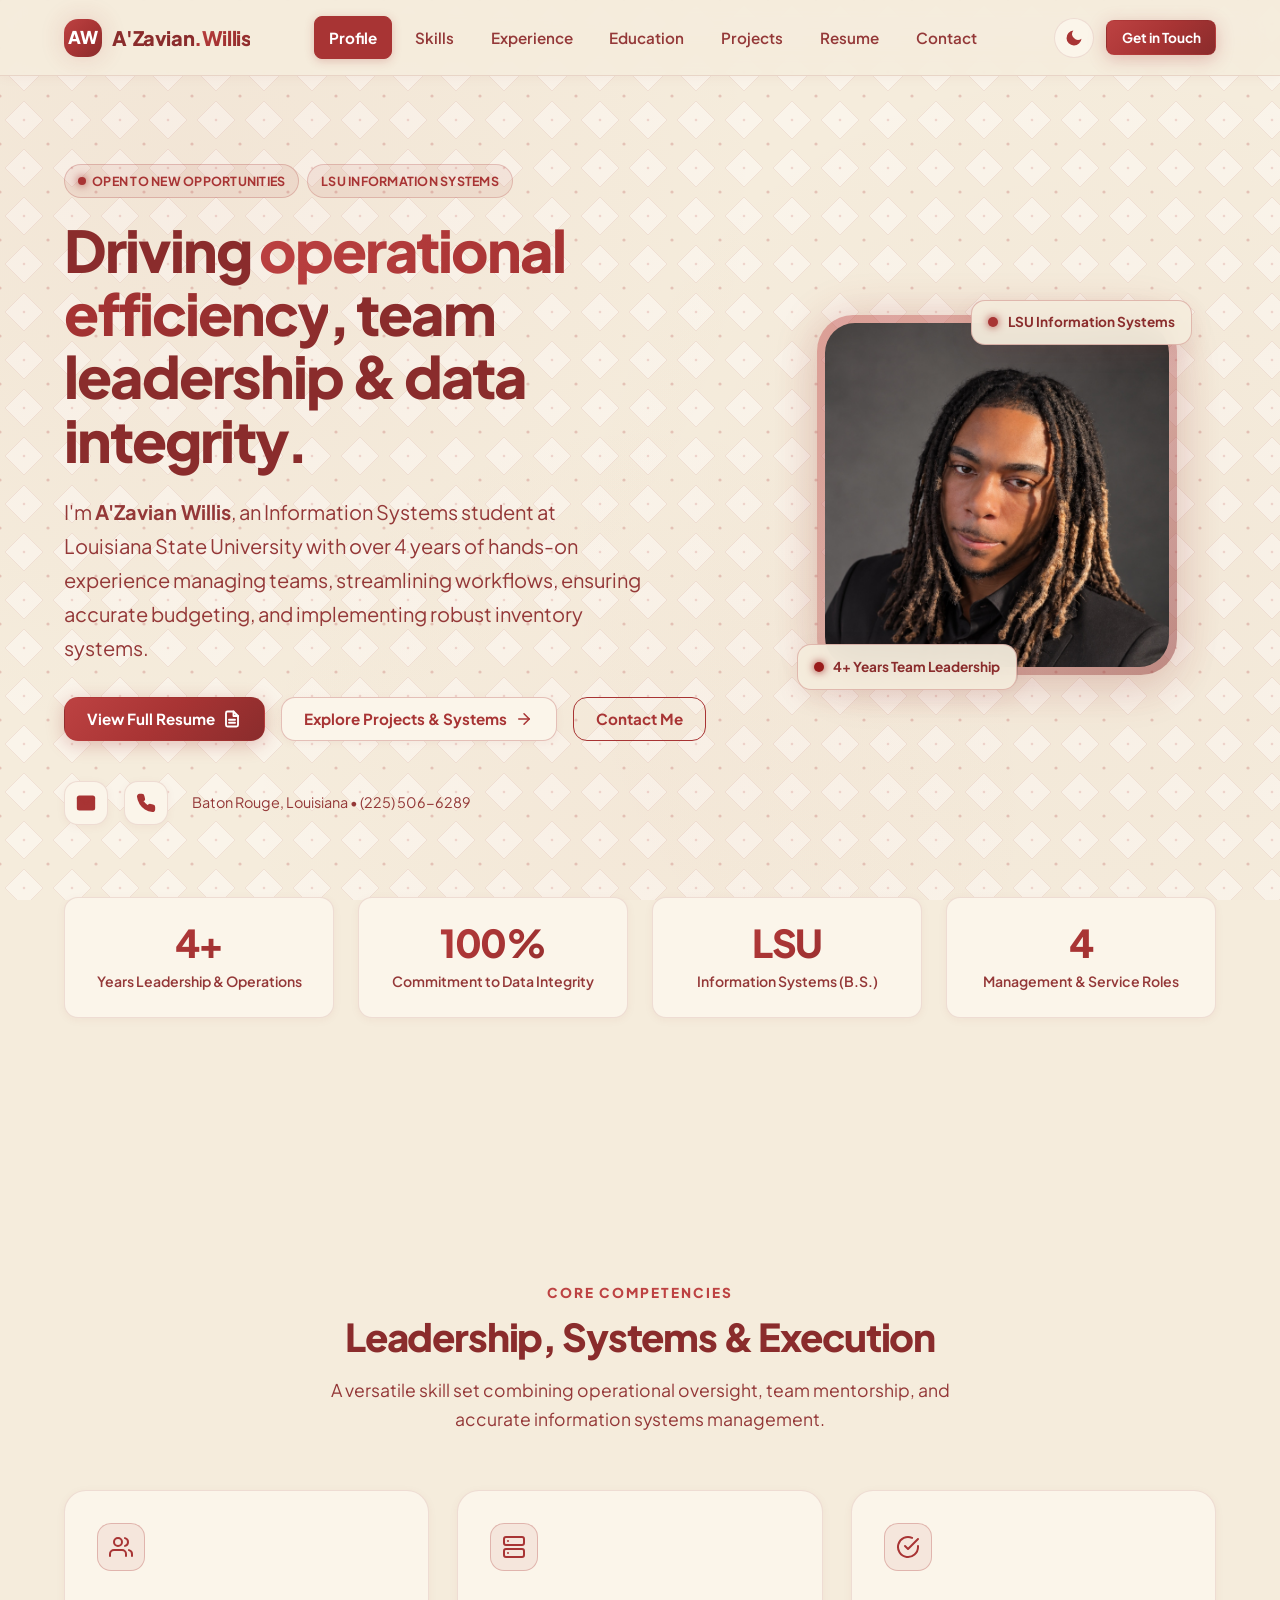
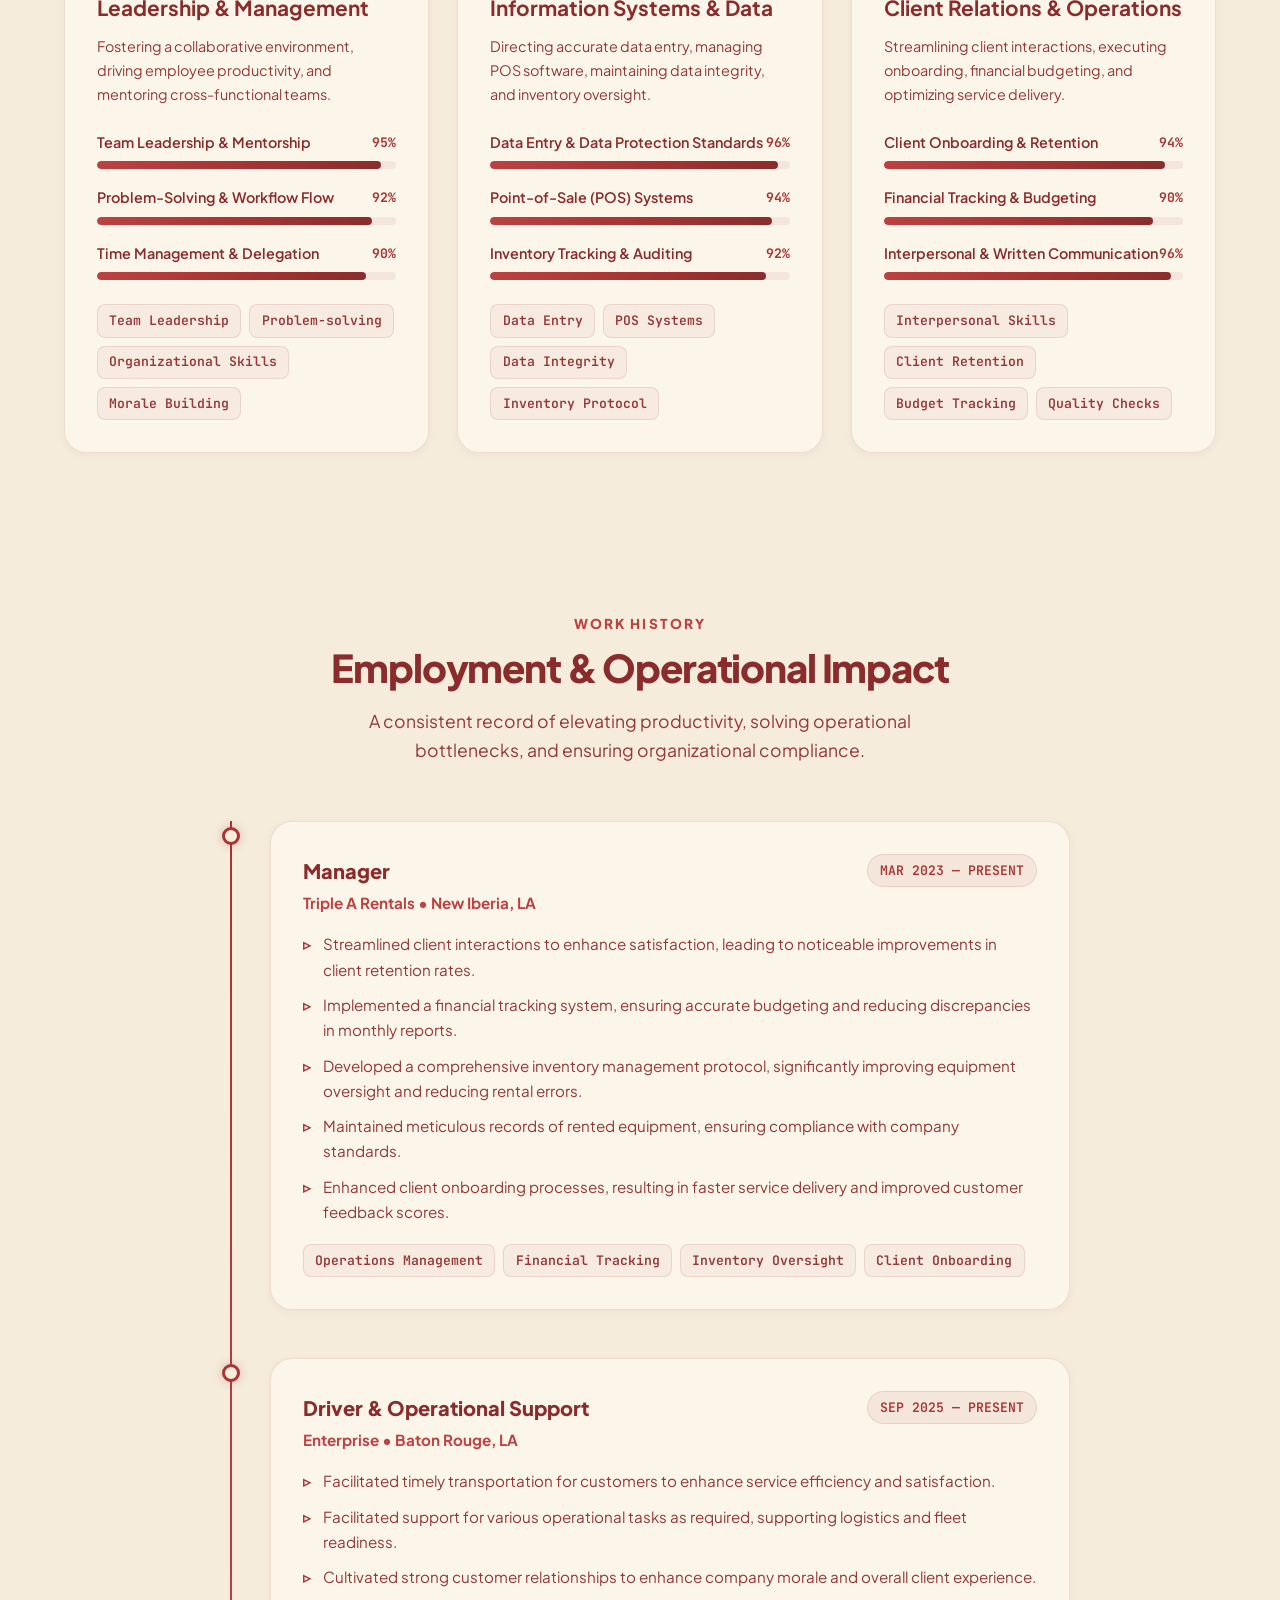
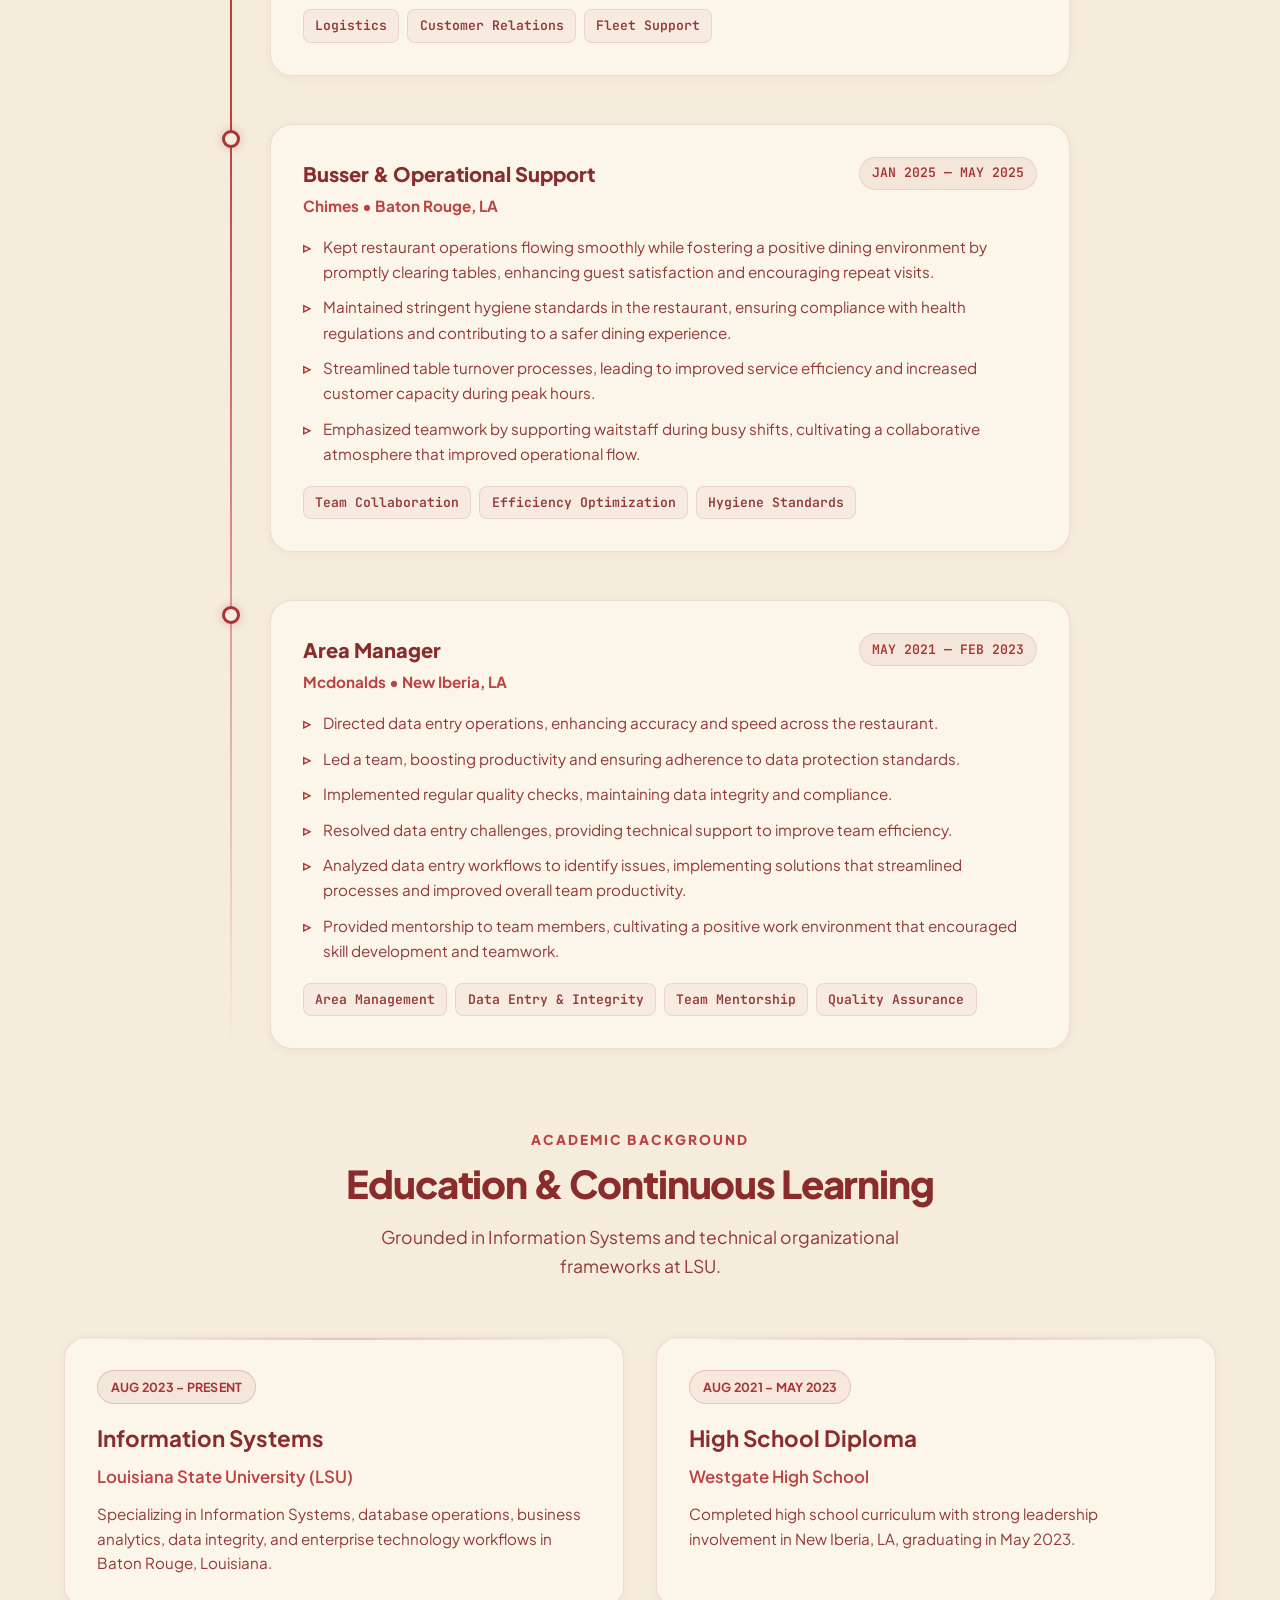
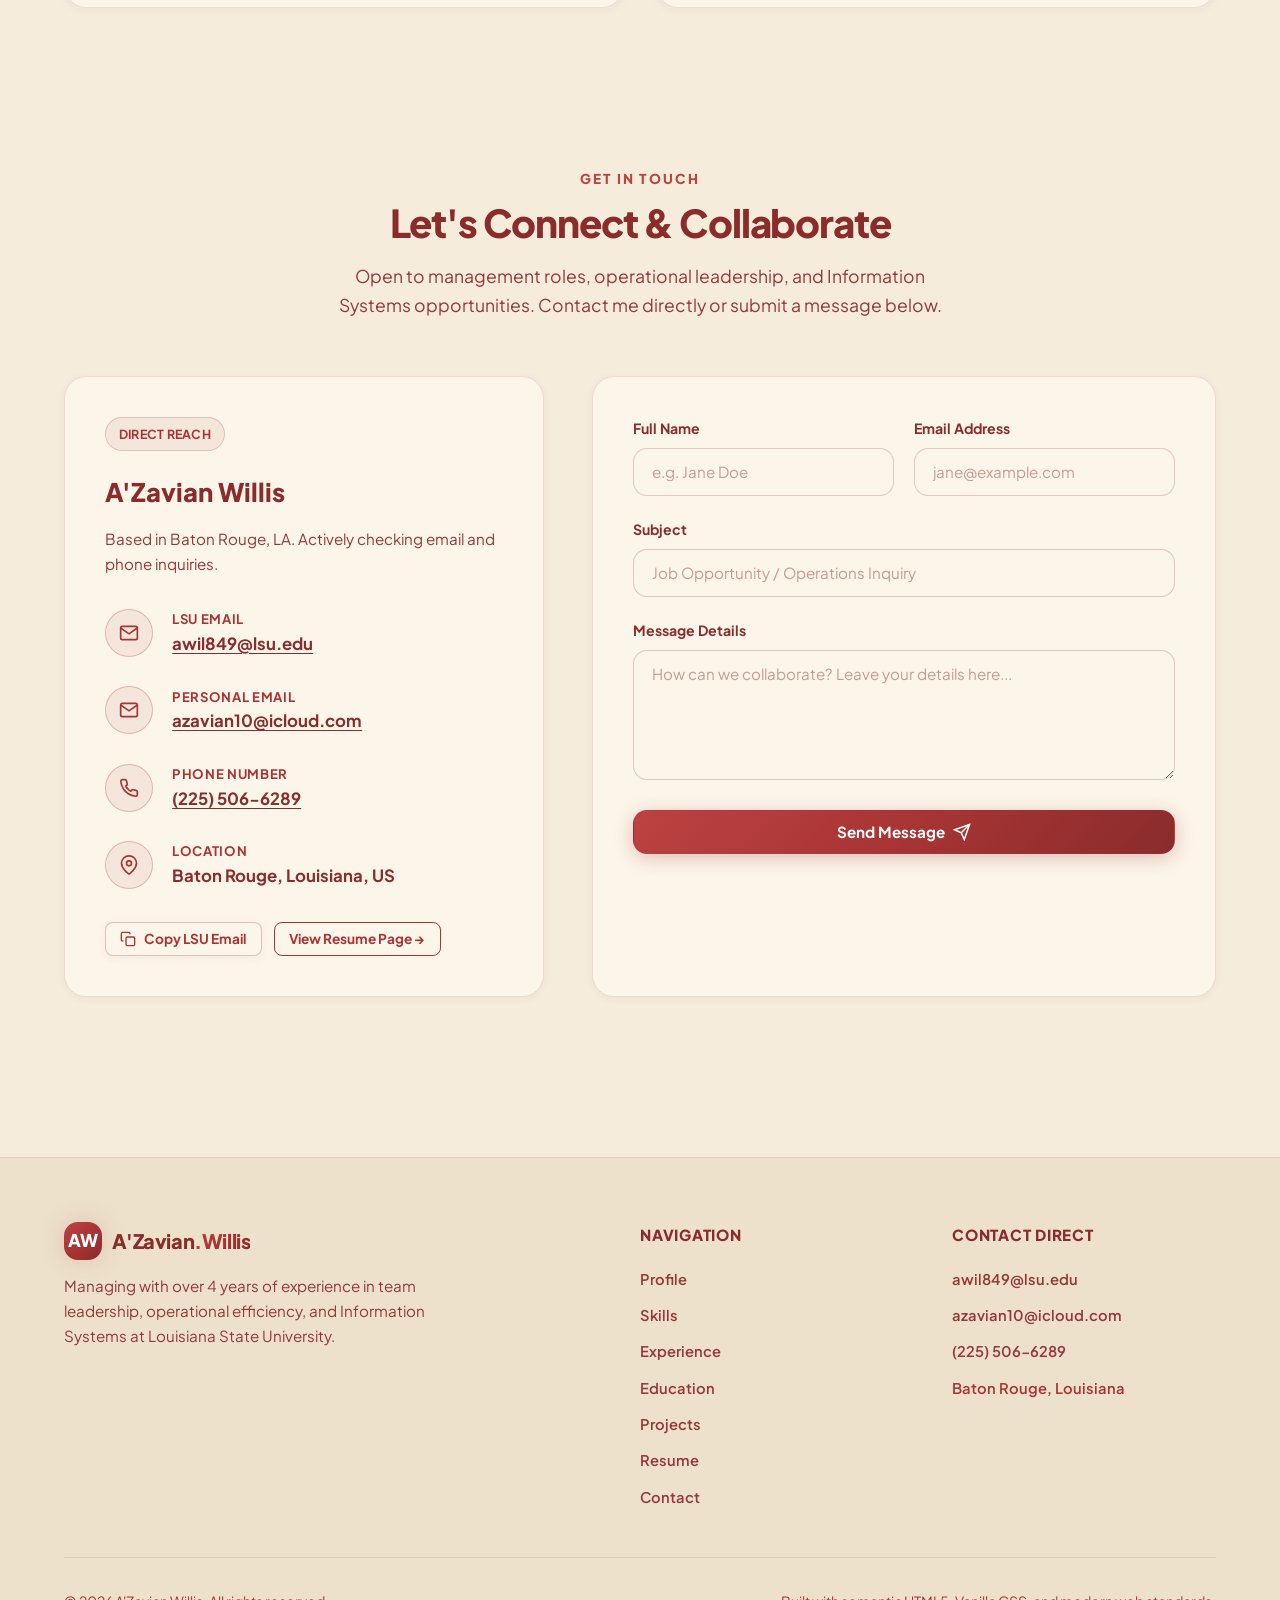
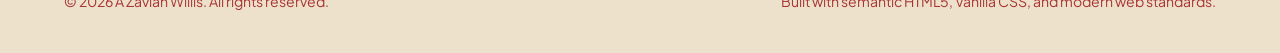
<file: index.html>
<!DOCTYPE html>
<html lang="en">
<head>
  <meta charset="UTF-8">
  <meta name="viewport" content="width=device-width, initial-scale=1.0">
  <title>A'Zavian Willis | Operations Management & Information Systems</title>
  <meta name="description" content="Portfolio of A'Zavian Willis — Over 4 years of experience in team leadership, operational efficiency, data integrity, and Information Systems at Louisiana State University.">
  <link rel="stylesheet" href="styles.css">
  <link rel="icon" href="data:image/svg+xml,<svg xmlns=%22http://www.w3.org/2000/svg%22 viewBox=%220%22%20%220%22%20%22100%22%20%22100%22><text y=%22.9em%22 font-size=%2290%22>⚡</text></svg>">
</head>
<body>

  <!-- Navigation Bar -->
  <header class="site-header">
    <div class="container nav-container">
      <a href="index.html" class="brand-logo" aria-label="A'Zavian Willis Portfolio Home">
        <span class="brand-badge">AW</span>
        <span class="brand-text">A'Zavian<span>.Willis</span></span>
      </a>

      <!-- Navigation Links -->
      <nav class="nav-links" id="nav-links" aria-label="Primary Navigation">
        <a href="#profile" class="nav-link active">Profile</a>
        <a href="#skills" class="nav-link">Skills</a>
        <a href="#experience" class="nav-link">Experience</a>
        <a href="#education" class="nav-link">Education</a>
        <a href="project.html" class="nav-link">Projects</a>
        <a href="resume.html" class="nav-link">Resume</a>
        <a href="#contact" class="nav-link">Contact</a>
      </nav>

      <!-- Action Buttons & Theme Toggle -->
      <div class="nav-actions">
        <button id="theme-toggle" class="theme-toggle-btn" aria-label="Toggle Dark/Light Mode" title="Toggle Theme">
          <svg class="icon-moon" viewBox="0 0 24 24">
            <path d="M21 12.79A9 9 0 1 1 11.21 3 7 7 0 0 0 21 12.79z"></path>
          </svg>
          <svg class="icon-sun" viewBox="0 0 24 24">
            <circle cx="12" cy="12" r="5"></circle>
            <line x1="12" y1="1" x2="12" y2="3"></line>
            <line x1="12" y1="21" x2="12" y2="23"></line>
            <line x1="4.22" y1="4.22" x2="5.64" y2="5.64"></line>
            <line x1="18.36" y1="18.36" x2="19.78" y2="19.78"></line>
            <line x1="1" y1="12" x2="3" y2="12"></line>
            <line x1="21" y1="12" x2="23" y2="12"></line>
            <line x1="4.22" y1="19.78" x2="5.64" y2="18.36"></line>
            <line x1="18.36" y1="5.64" x2="19.78" y2="4.22"></line>
          </svg>
        </button>

        <a href="#contact" class="btn btn-primary btn-sm">Get in Touch</a>

        <button id="mobile-menu-btn" class="mobile-menu-btn" aria-label="Open menu" aria-expanded="false">
          <span></span>
          <span></span>
          <span></span>
        </button>
      </div>
    </div>
  </header>

  <main>
    <!-- 1. HERO / PROFILE SECTION -->
    <section id="profile" class="hero-section">
      <div class="container">
        <div class="hero-grid">
          
          <!-- Text Introduction -->
          <div class="hero-content">
            <div class="hero-greeting">
              <span class="badge badge-status">Open to New Opportunities</span>
              <span class="badge badge-brand">LSU Information Systems</span>
            </div>

            <h1 class="hero-title">
              Driving <span class="gradient-text">operational efficiency</span>, team leadership & data integrity.
            </h1>

            <p class="hero-tagline">
              I'm <strong>A'Zavian Willis</strong>, an Information Systems student at Louisiana State University with over 4 years of hands-on experience managing teams, streamlining workflows, ensuring accurate budgeting, and implementing robust inventory systems.
            </p>

            <div class="hero-actions">
              <a href="resume.html" class="btn btn-primary">
                View Full Resume
                <svg width="18" height="18" viewBox="0 0 24 24" fill="none" stroke="currentColor" stroke-width="2.5" stroke-linecap="round" stroke-linejoin="round">
                  <path d="M14 2H6a2 2 0 0 0-2 2v16a2 2 0 0 0 2 2h12a2 2 0 0 0 2-2V8z"></path>
                  <polyline points="14 2 14 8 20 8"></polyline>
                  <line x1="16" y1="13" x2="8" y2="13"></line>
                  <line x1="16" y1="17" x2="8" y2="17"></line>
                </svg>
              </a>
              <a href="project.html" class="btn btn-secondary">
                Explore Projects & Systems
                <svg width="18" height="18" viewBox="0 0 24 24" fill="none" stroke="currentColor" stroke-width="2" stroke-linecap="round" stroke-linejoin="round">
                  <line x1="5" y1="12" x2="19" y2="12"></line>
                  <polyline points="12 5 19 12 12 19"></polyline>
                </svg>
              </a>
              <a href="#contact" class="btn btn-outline">Contact Me</a>
            </div>

            <!-- Contact Highlights -->
            <div class="social-links">
              <a href="mailto:awil849@lsu.edu" class="social-icon" aria-label="Email LSU Address" title="awil849@lsu.edu">
                <svg viewBox="0 0 24 24" fill="none" stroke="currentColor" stroke-width="2" stroke-linecap="round" stroke-linejoin="round">
                  <path d="M4 4h16c1.1 0 2 .9 2 2v12c0 1.1-.9 2-2 2H4c-1.1 0-2-.9-2-2V6c0-1.1.9-2 2-2z"></path>
                  <polyline points="22,6 12,13 2,6"></polyline>
                </svg>
              </a>
              <a href="tel:2255066289" class="social-icon" aria-label="Call Direct" title="(225) 506-6289">
                <svg viewBox="0 0 24 24" fill="none" stroke="currentColor" stroke-width="2" stroke-linecap="round" stroke-linejoin="round">
                  <path d="M22 16.92v3a2 2 0 0 1-2.18 2 19.79 19.79 0 0 1-8.63-3.07 19.5 19.5 0 0 1-6-6 19.79 19.79 0 0 1-3.07-8.67A2 2 0 0 1 4.11 2h3a2 2 0 0 1 2 1.72 12.84 12.84 0 0 0 .7 2.81 2 2 0 0 1-.45 2.11L8.09 9.91a16 16 0 0 0 6 6l1.27-1.27a2 2 0 0 1 2.11-.45 12.84 12.84 0 0 0 2.81.7A2 2 0 0 1 22 16.92z"></path>
                </svg>
              </a>
              <span style="font-size: 0.9rem; color: var(--text-muted); margin-left: 0.5rem;">
                Baton Rouge, Louisiana • (225) 506-6289
              </span>
            </div>
          </div>

          <!-- Hero Avatar & Graphic Visual -->
          <div class="hero-visual">
            <div class="avatar-wrapper">
              <img src="assets/avatar.jpg" alt="A'Zavian Willis" class="avatar-img" width="360" height="360">
              
              <!-- Floating Micro-Badges -->
              <div class="floating-badge badge-top">
                <span class="badge-dot"></span>
                <span>LSU Information Systems</span>
              </div>
              <div class="floating-badge badge-bottom">
                <span class="badge-dot" style="background:#991b1b; box-shadow:0 0 8px #991b1b;"></span>
                <span>4+ Years Team Leadership</span>
              </div>
            </div>
          </div>

        </div>

        <!-- Metric Highlights Banner -->
        <div class="stats-banner">
          <div class="stats-grid">
            <div class="stat-card">
              <div class="stat-number">4+</div>
              <div class="stat-label">Years Leadership & Operations</div>
            </div>
            <div class="stat-card">
              <div class="stat-number">100%</div>
              <div class="stat-label">Commitment to Data Integrity</div>
            </div>
            <div class="stat-card">
              <div class="stat-number">LSU</div>
              <div class="stat-label">Information Systems (B.S.)</div>
            </div>
            <div class="stat-card">
              <div class="stat-number">4</div>
              <div class="stat-label">Management & Service Roles</div>
            </div>
          </div>
        </div>

      </div>
    </section>

    <!-- 2. SKILLS SECTION -->
    <section id="skills" class="skills-section">
      <div class="container">
        <div class="section-header">
          <span class="section-subtitle">Core Competencies</span>
          <h2 class="section-title">Leadership, Systems & Execution</h2>
          <p class="section-desc">
            A versatile skill set combining operational oversight, team mentorship, and accurate information systems management.
          </p>
        </div>

        <div class="skills-grid">
          
          <!-- Category 1: Team Leadership & Management -->
          <div class="skill-category-card">
            <div class="category-icon-box">
              <svg viewBox="0 0 24 24" fill="none" stroke="currentColor" stroke-width="2" stroke-linecap="round" stroke-linejoin="round">
                <path d="M17 21v-2a4 4 0 0 0-4-4H5a4 4 0 0 0-4 4v2"></path>
                <circle cx="9" cy="7" r="4"></circle>
                <path d="M23 21v-2a4 4 0 0 0-3-3.87"></path>
                <path d="M16 3.13a4 4 0 0 1 0 7.75"></path>
              </svg>
            </div>
            <h3 class="category-title">Leadership & Management</h3>
            <p class="category-desc">Fostering a collaborative environment, driving employee productivity, and mentoring cross-functional teams.</p>
            
            <div class="skill-bar-list">
              <div class="skill-item">
                <div class="skill-item-header">
                  <span>Team Leadership & Mentorship</span>
                  <span class="skill-percentage">95%</span>
                </div>
                <div class="skill-progress-track">
                  <div class="skill-progress-fill" style="width: 95%;"></div>
                </div>
              </div>

              <div class="skill-item">
                <div class="skill-item-header">
                  <span>Problem-Solving & Workflow Flow</span>
                  <span class="skill-percentage">92%</span>
                </div>
                <div class="skill-progress-track">
                  <div class="skill-progress-fill" style="width: 92%;"></div>
                </div>
              </div>

              <div class="skill-item">
                <div class="skill-item-header">
                  <span>Time Management & Delegation</span>
                  <span class="skill-percentage">90%</span>
                </div>
                <div class="skill-progress-track">
                  <div class="skill-progress-fill" style="width: 90%;"></div>
                </div>
              </div>
            </div>

            <div class="timeline-tags" style="margin-top: 1.5rem;">
              <span class="tech-tag">Team Leadership</span>
              <span class="tech-tag">Problem-solving</span>
              <span class="tech-tag">Organizational Skills</span>
              <span class="tech-tag">Morale Building</span>
            </div>
          </div>

          <!-- Category 2: Information Systems & Data Integrity -->
          <div class="skill-category-card">
            <div class="category-icon-box">
              <svg viewBox="0 0 24 24" fill="none" stroke="currentColor" stroke-width="2" stroke-linecap="round" stroke-linejoin="round">
                <rect x="2" y="2" width="20" height="8" rx="2" ry="2"></rect>
                <rect x="2" y="14" width="20" height="8" rx="2" ry="2"></rect>
                <line x1="6" y1="6" x2="6.01" y2="6"></line>
                <line x1="6" y1="18" x2="6.01" y2="18"></line>
              </svg>
            </div>
            <h3 class="category-title">Information Systems & Data</h3>
            <p class="category-desc">Directing accurate data entry, managing POS software, maintaining data integrity, and inventory oversight.</p>
            
            <div class="skill-bar-list">
              <div class="skill-item">
                <div class="skill-item-header">
                  <span>Data Entry & Data Protection Standards</span>
                  <span class="skill-percentage">96%</span>
                </div>
                <div class="skill-progress-track">
                  <div class="skill-progress-fill" style="width: 96%;"></div>
                </div>
              </div>

              <div class="skill-item">
                <div class="skill-item-header">
                  <span>Point-of-Sale (POS) Systems</span>
                  <span class="skill-percentage">94%</span>
                </div>
                <div class="skill-progress-track">
                  <div class="skill-progress-fill" style="width: 94%;"></div>
                </div>
              </div>

              <div class="skill-item">
                <div class="skill-item-header">
                  <span>Inventory Tracking & Auditing</span>
                  <span class="skill-percentage">92%</span>
                </div>
                <div class="skill-progress-track">
                  <div class="skill-progress-fill" style="width: 92%;"></div>
                </div>
              </div>
            </div>

            <div class="timeline-tags" style="margin-top: 1.5rem;">
              <span class="tech-tag">Data Entry</span>
              <span class="tech-tag">POS Systems</span>
              <span class="tech-tag">Data Integrity</span>
              <span class="tech-tag">Inventory Protocol</span>
            </div>
          </div>

          <!-- Category 3: Client Relations & Operations -->
          <div class="skill-category-card">
            <div class="category-icon-box">
              <svg viewBox="0 0 24 24" fill="none" stroke="currentColor" stroke-width="2" stroke-linecap="round" stroke-linejoin="round">
                <path d="M22 11.08V12a10 10 0 1 1-5.93-9.14"></path>
                <polyline points="22 4 12 14.01 9 11.01"></polyline>
              </svg>
            </div>
            <h3 class="category-title">Client Relations & Operations</h3>
            <p class="category-desc">Streamlining client interactions, executing onboarding, financial budgeting, and optimizing service delivery.</p>
            
            <div class="skill-bar-list">
              <div class="skill-item">
                <div class="skill-item-header">
                  <span>Client Onboarding & Retention</span>
                  <span class="skill-percentage">94%</span>
                </div>
                <div class="skill-progress-track">
                  <div class="skill-progress-fill" style="width: 94%;"></div>
                </div>
              </div>

              <div class="skill-item">
                <div class="skill-item-header">
                  <span>Financial Tracking & Budgeting</span>
                  <span class="skill-percentage">90%</span>
                </div>
                <div class="skill-progress-track">
                  <div class="skill-progress-fill" style="width: 90%;"></div>
                </div>
              </div>

              <div class="skill-item">
                <div class="skill-item-header">
                  <span>Interpersonal & Written Communication</span>
                  <span class="skill-percentage">96%</span>
                </div>
                <div class="skill-progress-track">
                  <div class="skill-progress-fill" style="width: 96%;"></div>
                </div>
              </div>
            </div>

            <div class="timeline-tags" style="margin-top: 1.5rem;">
              <span class="tech-tag">Interpersonal Skills</span>
              <span class="tech-tag">Client Retention</span>
              <span class="tech-tag">Budget Tracking</span>
              <span class="tech-tag">Quality Checks</span>
            </div>
          </div>

        </div>
      </div>
    </section>

    <!-- 3. EXPERIENCE SECTION -->
    <section id="experience" class="experience-section">
      <div class="container">
        <div class="section-header">
          <span class="section-subtitle">Work History</span>
          <h2 class="section-title">Employment & Operational Impact</h2>
          <p class="section-desc">
            A consistent record of elevating productivity, solving operational bottlenecks, and ensuring organizational compliance.
          </p>
        </div>

        <div class="timeline">
          
          <!-- Experience 1: Triple A Rentals -->
          <div class="timeline-item">
            <div class="timeline-marker"></div>
            <div class="timeline-card">
              <div class="timeline-header">
                <div>
                  <h3 class="timeline-role">Manager</h3>
                  <div class="timeline-company">Triple A Rentals • New Iberia, LA</div>
                </div>
                <span class="timeline-period">MAR 2023 — PRESENT</span>
              </div>
              <div class="timeline-points">
                <div class="timeline-point">
                  Streamlined client interactions to enhance satisfaction, leading to noticeable improvements in client retention rates.
                </div>
                <div class="timeline-point">
                  Implemented a financial tracking system, ensuring accurate budgeting and reducing discrepancies in monthly reports.
                </div>
                <div class="timeline-point">
                  Developed a comprehensive inventory management protocol, significantly improving equipment oversight and reducing rental errors.
                </div>
                <div class="timeline-point">
                  Maintained meticulous records of rented equipment, ensuring compliance with company standards.
                </div>
                <div class="timeline-point">
                  Enhanced client onboarding processes, resulting in faster service delivery and improved customer feedback scores.
                </div>
              </div>
              <div class="timeline-tags">
                <span class="tech-tag">Operations Management</span>
                <span class="tech-tag">Financial Tracking</span>
                <span class="tech-tag">Inventory Oversight</span>
                <span class="tech-tag">Client Onboarding</span>
              </div>
            </div>
          </div>

          <!-- Experience 2: Enterprise -->
          <div class="timeline-item">
            <div class="timeline-marker"></div>
            <div class="timeline-card">
              <div class="timeline-header">
                <div>
                  <h3 class="timeline-role">Driver & Operational Support</h3>
                  <div class="timeline-company">Enterprise • Baton Rouge, LA</div>
                </div>
                <span class="timeline-period">SEP 2025 — PRESENT</span>
              </div>
              <div class="timeline-points">
                <div class="timeline-point">
                  Facilitated timely transportation for customers to enhance service efficiency and satisfaction.
                </div>
                <div class="timeline-point">
                  Facilitated support for various operational tasks as required, supporting logistics and fleet readiness.
                </div>
                <div class="timeline-point">
                  Cultivated strong customer relationships to enhance company morale and overall client experience.
                </div>
              </div>
              <div class="timeline-tags">
                <span class="tech-tag">Logistics</span>
                <span class="tech-tag">Customer Relations</span>
                <span class="tech-tag">Fleet Support</span>
              </div>
            </div>
          </div>

          <!-- Experience 3: Chimes -->
          <div class="timeline-item">
            <div class="timeline-marker"></div>
            <div class="timeline-card">
              <div class="timeline-header">
                <div>
                  <h3 class="timeline-role">Busser & Operational Support</h3>
                  <div class="timeline-company">Chimes • Baton Rouge, LA</div>
                </div>
                <span class="timeline-period">JAN 2025 — MAY 2025</span>
              </div>
              <div class="timeline-points">
                <div class="timeline-point">
                  Kept restaurant operations flowing smoothly while fostering a positive dining environment by promptly clearing tables, enhancing guest satisfaction and encouraging repeat visits.
                </div>
                <div class="timeline-point">
                  Maintained stringent hygiene standards in the restaurant, ensuring compliance with health regulations and contributing to a safer dining experience.
                </div>
                <div class="timeline-point">
                  Streamlined table turnover processes, leading to improved service efficiency and increased customer capacity during peak hours.
                </div>
                <div class="timeline-point">
                  Emphasized teamwork by supporting waitstaff during busy shifts, cultivating a collaborative atmosphere that improved operational flow.
                </div>
              </div>
              <div class="timeline-tags">
                <span class="tech-tag">Team Collaboration</span>
                <span class="tech-tag">Efficiency Optimization</span>
                <span class="tech-tag">Hygiene Standards</span>
              </div>
            </div>
          </div>

          <!-- Experience 4: McDonalds -->
          <div class="timeline-item">
            <div class="timeline-marker"></div>
            <div class="timeline-card">
              <div class="timeline-header">
                <div>
                  <h3 class="timeline-role">Area Manager</h3>
                  <div class="timeline-company">Mcdonalds • New Iberia, LA</div>
                </div>
                <span class="timeline-period">MAY 2021 — FEB 2023</span>
              </div>
              <div class="timeline-points">
                <div class="timeline-point">
                  Directed data entry operations, enhancing accuracy and speed across the restaurant.
                </div>
                <div class="timeline-point">
                  Led a team, boosting productivity and ensuring adherence to data protection standards.
                </div>
                <div class="timeline-point">
                  Implemented regular quality checks, maintaining data integrity and compliance.
                </div>
                <div class="timeline-point">
                  Resolved data entry challenges, providing technical support to improve team efficiency.
                </div>
                <div class="timeline-point">
                  Analyzed data entry workflows to identify issues, implementing solutions that streamlined processes and improved overall team productivity.
                </div>
                <div class="timeline-point">
                  Provided mentorship to team members, cultivating a positive work environment that encouraged skill development and teamwork.
                </div>
              </div>
              <div class="timeline-tags">
                <span class="tech-tag">Area Management</span>
                <span class="tech-tag">Data Entry & Integrity</span>
                <span class="tech-tag">Team Mentorship</span>
                <span class="tech-tag">Quality Assurance</span>
              </div>
            </div>
          </div>

        </div>
      </div>
    </section>

    <!-- 4. EDUCATION SECTION -->
    <section id="education" class="container" style="margin-bottom: 5rem;">
      <div class="section-header">
        <span class="section-subtitle">Academic Background</span>
        <h2 class="section-title">Education & Continuous Learning</h2>
        <p class="section-desc">Grounded in Information Systems and technical organizational frameworks at LSU.</p>
      </div>

      <div style="display: grid; grid-template-columns: repeat(auto-fit, minmax(320px, 1fr)); gap: 2rem;">
        
        <!-- LSU -->
        <div class="glass-card">
          <span class="badge badge-brand" style="margin-bottom: 1rem;">AUG 2023 – PRESENT</span>
          <h3 style="font-size: 1.4rem; font-weight: 700; margin-bottom: 0.35rem;">Information Systems</h3>
          <div style="color: var(--accent-secondary); font-weight: 600; font-size: 1.05rem; margin-bottom: 0.75rem;">
            Louisiana State University (LSU)
          </div>
          <p style="color: var(--text-muted); font-size: 0.95rem; line-height: 1.6;">
            Specializing in Information Systems, database operations, business analytics, data integrity, and enterprise technology workflows in Baton Rouge, Louisiana.
          </p>
        </div>

        <!-- Westgate High School -->
        <div class="glass-card">
          <span class="badge badge-cyan" style="margin-bottom: 1rem;">AUG 2021 – MAY 2023</span>
          <h3 style="font-size: 1.4rem; font-weight: 700; margin-bottom: 0.35rem;">High School Diploma</h3>
          <div style="color: var(--accent-secondary); font-weight: 600; font-size: 1.05rem; margin-bottom: 0.75rem;">
            Westgate High School
          </div>
          <p style="color: var(--text-muted); font-size: 0.95rem; line-height: 1.6;">
            Completed high school curriculum with strong leadership involvement in New Iberia, LA, graduating in May 2023.
          </p>
        </div>

      </div>
    </section>

    <!-- 5. CONTACT SECTION -->
    <section id="contact" class="contact-section">
      <div class="container">
        <div class="section-header">
          <span class="section-subtitle">Get In Touch</span>
          <h2 class="section-title">Let's Connect & Collaborate</h2>
          <p class="section-desc">
            Open to management roles, operational leadership, and Information Systems opportunities. Contact me directly or submit a message below.
          </p>
        </div>

        <div class="contact-grid">
          
          <!-- Contact Direct Info -->
          <div class="contact-info-card">
            <div>
              <span class="badge badge-brand" style="margin-bottom: 1.25rem;">Direct Reach</span>
              <h3 style="font-size: 1.6rem; font-weight: 800; margin-bottom: 0.8rem;">A'Zavian Willis</h3>
              <p style="color: var(--text-muted); font-size: 0.95rem;">
                Based in Baton Rouge, LA. Actively checking email and phone inquiries.
              </p>

              <div class="contact-info-list">
                <div class="contact-info-item">
                  <div class="contact-icon-circle">
                    <svg viewBox="0 0 24 24" fill="none" stroke="currentColor" stroke-width="2">
                      <path d="M4 4h16c1.1 0 2 .9 2 2v12c0 1.1-.9 2-2 2H4c-1.1 0-2-.9-2-2V6c0-1.1.9-2 2-2z"></path>
                      <polyline points="22,6 12,13 2,6"></polyline>
                    </svg>
                  </div>
                  <div>
                    <div class="contact-detail-label">LSU Email</div>
                    <div class="contact-detail-value"><a href="mailto:awil849@lsu.edu">awil849@lsu.edu</a></div>
                  </div>
                </div>

                <div class="contact-info-item">
                  <div class="contact-icon-circle">
                    <svg viewBox="0 0 24 24" fill="none" stroke="currentColor" stroke-width="2">
                      <path d="M4 4h16c1.1 0 2 .9 2 2v12c0 1.1-.9 2-2 2H4c-1.1 0-2-.9-2-2V6c0-1.1.9-2 2-2z"></path>
                      <polyline points="22,6 12,13 2,6"></polyline>
                    </svg>
                  </div>
                  <div>
                    <div class="contact-detail-label">Personal Email</div>
                    <div class="contact-detail-value"><a href="mailto:azavian10@icloud.com">azavian10@icloud.com</a></div>
                  </div>
                </div>

                <div class="contact-info-item">
                  <div class="contact-icon-circle">
                    <svg viewBox="0 0 24 24" fill="none" stroke="currentColor" stroke-width="2">
                      <path d="M22 16.92v3a2 2 0 0 1-2.18 2 19.79 19.79 0 0 1-8.63-3.07 19.5 19.5 0 0 1-6-6 19.79 19.79 0 0 1-3.07-8.67A2 2 0 0 1 4.11 2h3a2 2 0 0 1 2 1.72 12.84 12.84 0 0 0 .7 2.81 2 2 0 0 1-.45 2.11L8.09 9.91a16 16 0 0 0 6 6l1.27-1.27a2 2 0 0 1 2.11-.45 12.84 12.84 0 0 0 2.81.7A2 2 0 0 1 22 16.92z"></path>
                    </svg>
                  </div>
                  <div>
                    <div class="contact-detail-label">Phone Number</div>
                    <div class="contact-detail-value"><a href="tel:2255066289">(225) 506-6289</a></div>
                  </div>
                </div>

                <div class="contact-info-item">
                  <div class="contact-icon-circle">
                    <svg viewBox="0 0 24 24" fill="none" stroke="currentColor" stroke-width="2">
                      <path d="M21 10c0 7-9 13-9 13s-9-6-9-13a9 9 0 0 1 18 0z"></path>
                      <circle cx="12" cy="10" r="3"></circle>
                    </svg>
                  </div>
                  <div>
                    <div class="contact-detail-label">Location</div>
                    <div class="contact-detail-value">Baton Rouge, Louisiana, US</div>
                  </div>
                </div>
              </div>
            </div>

            <div style="display: flex; gap: 0.75rem; flex-wrap: wrap;">
              <button id="copy-email-btn" data-email="awil849@lsu.edu" class="btn btn-secondary btn-sm" type="button">
                <svg width="16" height="16" viewBox="0 0 24 24" fill="none" stroke="currentColor" stroke-width="2">
                  <rect x="9" y="9" width="13" height="13" rx="2" ry="2"></rect>
                  <path d="M5 15H4a2 2 0 0 1-2-2V4a2 2 0 0 1 2-2h9a2 2 0 0 1 2 2v1"></path>
                </svg>
                Copy LSU Email
              </button>
              <a href="resume.html" class="btn btn-outline btn-sm">
                View Resume Page →
              </a>
            </div>
          </div>

          <!-- Interactive Form -->
          <div class="contact-form-card">
            <form id="contact-form" class="contact-form" autocomplete="off">
              <div class="form-row">
                <div class="form-group">
                  <label for="contact-name" class="form-label">Full Name</label>
                  <input type="text" id="contact-name" class="form-input" placeholder="e.g. Jane Doe" required>
                </div>
                <div class="form-group">
                  <label for="contact-email" class="form-label">Email Address</label>
                  <input type="email" id="contact-email" class="form-input" placeholder="jane@example.com" required>
                </div>
              </div>

              <div class="form-group">
                <label for="contact-subject" class="form-label">Subject</label>
                <input type="text" id="contact-subject" class="form-input" placeholder="Job Opportunity / Operations Inquiry" required>
              </div>

              <div class="form-group">
                <label for="contact-message" class="form-label">Message Details</label>
                <textarea id="contact-message" class="form-textarea" placeholder="How can we collaborate? Leave your details here..." required></textarea>
              </div>

              <button type="submit" class="btn btn-primary" style="width: 100%; margin-top: 0.5rem;">
                <span>Send Message</span>
                <svg width="18" height="18" viewBox="0 0 24 24" fill="none" stroke="currentColor" stroke-width="2">
                  <line x1="22" y1="2" x2="11" y2="13"></line>
                  <polygon points="22 2 15 22 11 13 2 9 22 2"></polygon>
                </svg>
              </button>
            </form>
          </div>

        </div>
      </div>
    </section>
  </main>

  <!-- Global Footer -->
  <footer class="site-footer">
    <div class="container">
      <div class="footer-grid">
        <div class="footer-brand">
          <a href="index.html" class="brand-logo">
            <span class="brand-badge">AW</span>
            <span class="brand-text">A'Zavian<span>.Willis</span></span>
          </a>
          <p>
            Managing with over 4 years of experience in team leadership, operational efficiency, and Information Systems at Louisiana State University.
          </p>
        </div>

        <div class="footer-col">
          <h4>Navigation</h4>
          <div class="footer-nav-list">
            <a href="index.html#profile" class="footer-nav-link">Profile</a>
            <a href="index.html#skills" class="footer-nav-link">Skills</a>
            <a href="index.html#experience" class="footer-nav-link">Experience</a>
            <a href="index.html#education" class="footer-nav-link">Education</a>
            <a href="project.html" class="footer-nav-link">Projects</a>
            <a href="resume.html" class="footer-nav-link">Resume</a>
            <a href="index.html#contact" class="footer-nav-link">Contact</a>
          </div>
        </div>

        <div class="footer-col">
          <h4>Contact Direct</h4>
          <div class="footer-nav-list">
            <a href="mailto:awil849@lsu.edu" class="footer-nav-link">awil849@lsu.edu</a>
            <a href="mailto:azavian10@icloud.com" class="footer-nav-link">azavian10@icloud.com</a>
            <a href="tel:2255066289" class="footer-nav-link">(225) 506-6289</a>
            <span class="footer-nav-link" style="color: var(--text-dim);">Baton Rouge, Louisiana</span>
          </div>
        </div>
      </div>

      <div class="footer-bottom">
        <div>&copy; 2026 A'Zavian Willis. All rights reserved.</div>
        <div>Built with semantic HTML5, Vanilla CSS, and modern web standards.</div>
      </div>
    </div>
  </footer>

  <script src="main.js"></script>
</body>
</html>
</file>
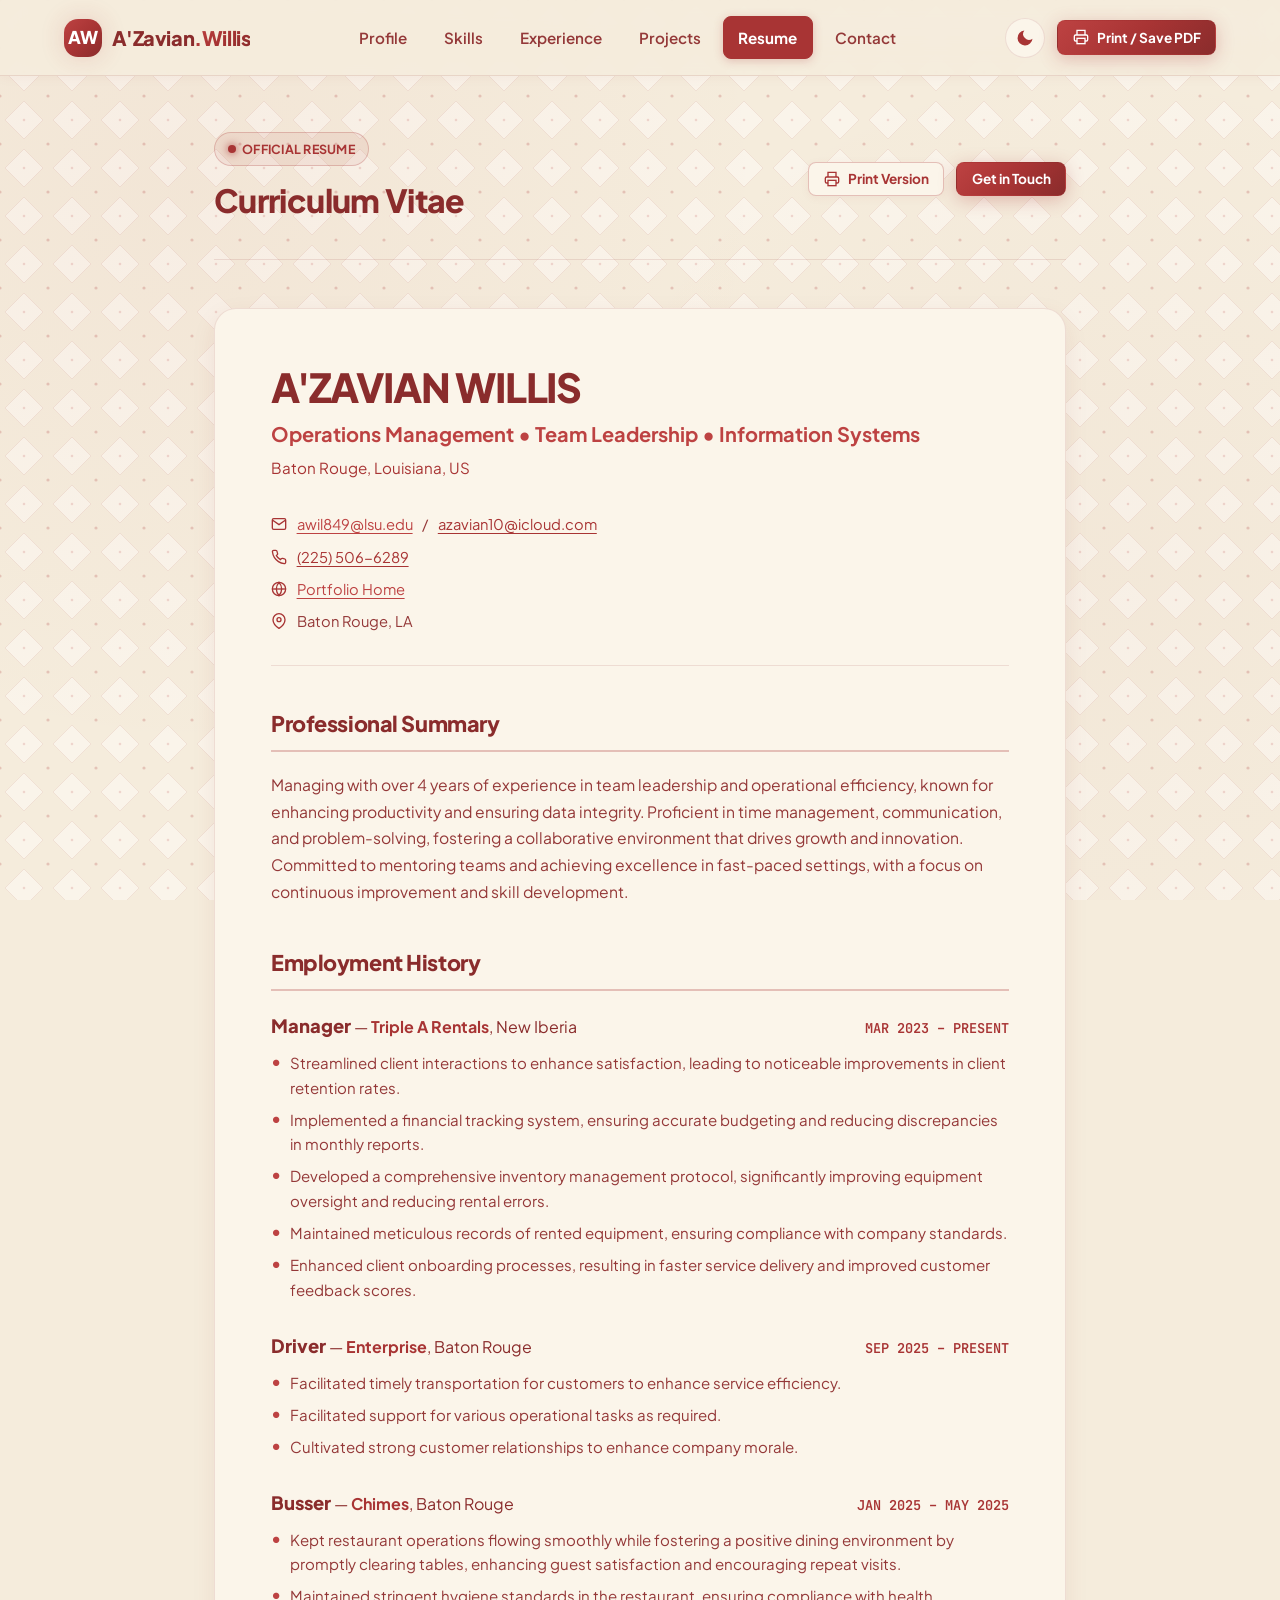
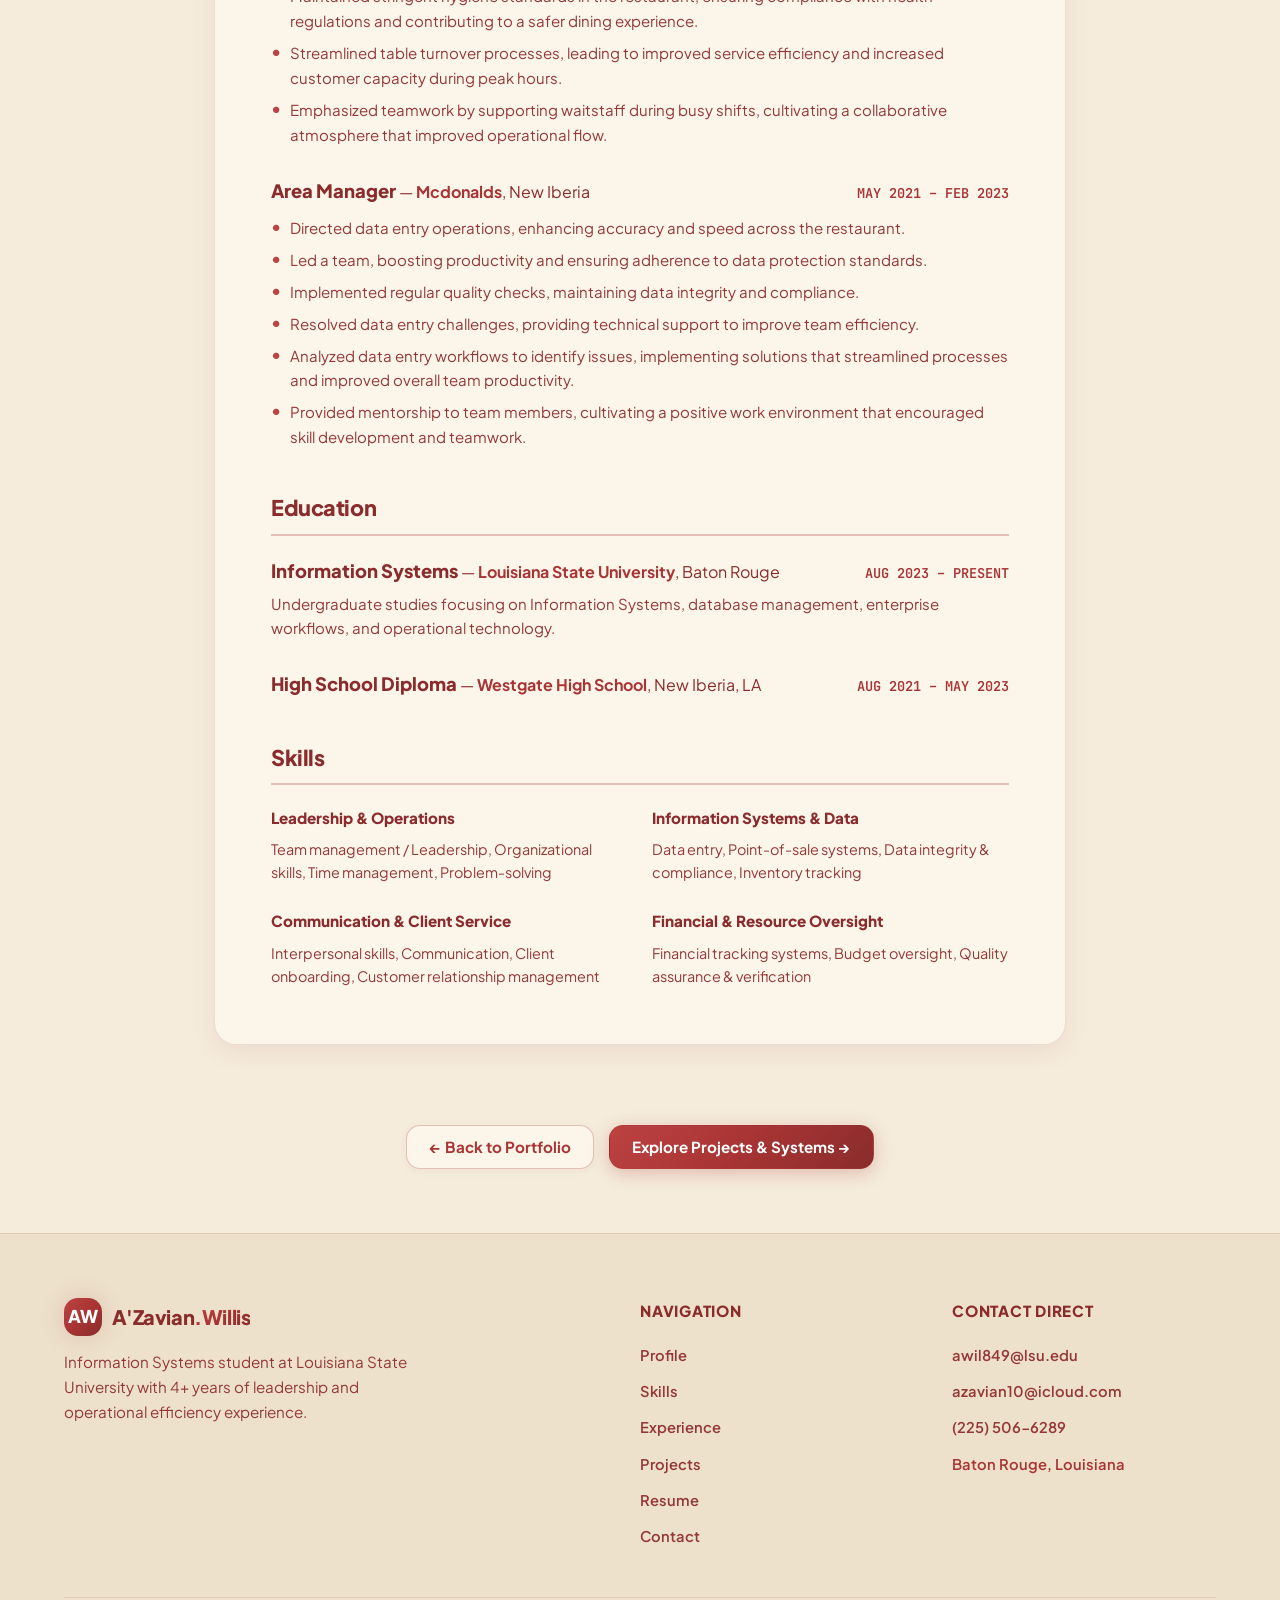
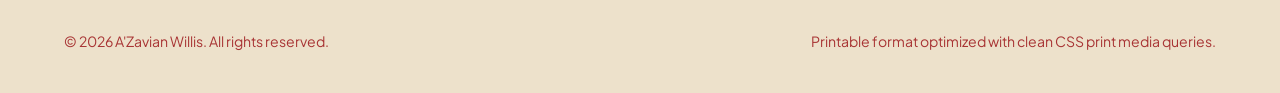
<file: resume.html>
<!DOCTYPE html>
<html lang="en">
<head>
  <meta charset="UTF-8">
  <meta name="viewport" content="width=device-width, initial-scale=1.0">
  <title>Resume | A'Zavian Willis — Operations Management & Information Systems</title>
  <meta name="description" content="Resume of A'Zavian Willis — Over 4 years of experience in team leadership, operational efficiency, data integrity, and Information Systems at Louisiana State University.">
  <link rel="stylesheet" href="styles.css">
  <link rel="icon" href="data:image/svg+xml,<svg xmlns=%22http://www.w3.org/2000/svg%22 viewBox=%220%22%20%220%22%20%22100%22%20%22100%22><text y=%22.9em%22 font-size=%2290%22>📄</text></svg>">
</head>
<body>

  <!-- Navigation Bar -->
  <header class="site-header">
    <div class="container nav-container">
      <a href="index.html" class="brand-logo" aria-label="A'Zavian Willis Portfolio Home">
        <span class="brand-badge">AW</span>
        <span class="brand-text">A'Zavian<span>.Willis</span></span>
      </a>

      <!-- Navigation Links -->
      <nav class="nav-links" id="nav-links" aria-label="Primary Navigation">
        <a href="index.html#profile" class="nav-link">Profile</a>
        <a href="index.html#skills" class="nav-link">Skills</a>
        <a href="index.html#experience" class="nav-link">Experience</a>
        <a href="project.html" class="nav-link">Projects</a>
        <a href="resume.html" class="nav-link active">Resume</a>
        <a href="index.html#contact" class="nav-link">Contact</a>
      </nav>

      <!-- Action Buttons & Theme Toggle -->
      <div class="nav-actions">
        <button id="theme-toggle" class="theme-toggle-btn" aria-label="Toggle Dark/Light Mode" title="Toggle Theme">
          <svg class="icon-moon" viewBox="0 0 24 24">
            <path d="M21 12.79A9 9 0 1 1 11.21 3 7 7 0 0 0 21 12.79z"></path>
          </svg>
          <svg class="icon-sun" viewBox="0 0 24 24">
            <circle cx="12" cy="12" r="5"></circle>
            <line x1="12" y1="1" x2="12" y2="3"></line>
            <line x1="12" y1="21" x2="12" y2="23"></line>
            <line x1="4.22" y1="4.22" x2="5.64" y2="5.64"></line>
            <line x1="18.36" y1="18.36" x2="19.78" y2="19.78"></line>
            <line x1="1" y1="12" x2="3" y2="12"></line>
            <line x1="21" y1="12" x2="23" y2="12"></line>
            <line x1="4.22" y1="19.78" x2="5.64" y2="18.36"></line>
            <line x1="18.36" y1="5.64" x2="19.78" y2="4.22"></line>
          </svg>
        </button>

        <button id="print-resume-btn" class="btn btn-primary btn-sm" type="button">
          <svg width="16" height="16" viewBox="0 0 24 24" fill="none" stroke="currentColor" stroke-width="2">
            <polyline points="6 9 6 2 18 2 18 9"></polyline>
            <path d="M6 18H4a2 2 0 0 1-2-2v-5a2 2 0 0 1 2-2h16a2 2 0 0 1 2 2v5a2 2 0 0 1-2 2h-2"></path>
            <rect x="6" y="14" width="12" height="8"></rect>
          </svg>
          Print / Save PDF
        </button>

        <button id="mobile-menu-btn" class="mobile-menu-btn" aria-label="Open menu" aria-expanded="false">
          <span></span>
          <span></span>
          <span></span>
        </button>
      </div>
    </div>
  </header>

  <main class="container-narrow">
    
    <!-- Top Action Banner -->
    <div class="resume-page-header">
      <div>
        <span class="badge badge-status" style="margin-bottom: 0.5rem;">Official Resume</span>
        <h1 style="font-size: 2rem; font-weight: 800; letter-spacing: -0.02em;">Curriculum Vitae</h1>
      </div>
      
      <div style="display: flex; gap: 0.75rem; flex-wrap: wrap;">
        <button id="print-resume-btn-secondary" onclick="window.print()" class="btn btn-secondary btn-sm" type="button">
          <svg width="16" height="16" viewBox="0 0 24 24" fill="none" stroke="currentColor" stroke-width="2">
            <polyline points="6 9 6 2 18 2 18 9"></polyline>
            <path d="M6 18H4a2 2 0 0 1-2-2v-5a2 2 0 0 1 2-2h16a2 2 0 0 1 2 2v5a2 2 0 0 1-2 2h-2"></path>
            <rect x="6" y="14" width="12" height="8"></rect>
          </svg>
          Print Version
        </button>
        <a href="mailto:awil849@lsu.edu" class="btn btn-primary btn-sm">Get in Touch</a>
      </div>
    </div>

    <!-- Printable Resume Paper Container -->
    <article class="resume-paper" id="resume-document">
      
      <!-- Resume Header -->
      <header class="resume-header-block">
        <div>
          <h2 class="resume-name">A'ZAVIAN WILLIS</h2>
          <div class="resume-target-title">Operations Management • Team Leadership • Information Systems</div>
          <p style="color: var(--text-dim); margin-top: 0.35rem; font-size: 0.95rem;">
            Baton Rouge, Louisiana, US
          </p>
        </div>

        <div class="resume-meta-list">
          <div class="resume-meta-item">
            <svg viewBox="0 0 24 24" fill="none" stroke="currentColor" stroke-width="2"><path d="M4 4h16c1.1 0 2 .9 2 2v12c0 1.1-.9 2-2 2H4c-1.1 0-2-.9-2-2V6c0-1.1.9-2 2-2z"></path><polyline points="22,6 12,13 2,6"></polyline></svg>
            <a href="mailto:awil849@lsu.edu" style="color: var(--accent-secondary);">awil849@lsu.edu</a> / <a href="mailto:azavian10@icloud.com">azavian10@icloud.com</a>
          </div>
          <div class="resume-meta-item">
            <svg viewBox="0 0 24 24" fill="none" stroke="currentColor" stroke-width="2"><path d="M22 16.92v3a2 2 0 0 1-2.18 2 19.79 19.79 0 0 1-8.63-3.07 19.5 19.5 0 0 1-6-6 19.79 19.79 0 0 1-3.07-8.67A2 2 0 0 1 4.11 2h3a2 2 0 0 1 2 1.72 12.84 12.84 0 0 0 .7 2.81 2 2 0 0 1-.45 2.11L8.09 9.91a16 16 0 0 0 6 6l1.27-1.27a2 2 0 0 1 2.11-.45 12.84 12.84 0 0 0 2.81.7A2 2 0 0 1 22 16.92z"></path></svg>
            <a href="tel:2255066289">(225) 506-6289</a>
          </div>
          <div class="resume-meta-item">
            <svg viewBox="0 0 24 24" fill="none" stroke="currentColor" stroke-width="2"><circle cx="12" cy="12" r="10"></circle><line x1="2" y1="12" x2="22" y2="12"></line><path d="M12 2a15.3 15.3 0 0 1 4 10 15.3 15.3 0 0 1-4 10 15.3 15.3 0 0 1-4-10 15.3 15.3 0 0 1 4-10z"></path></svg>
            <a href="index.html" style="color: var(--accent-secondary);">Portfolio Home</a>
          </div>
          <div class="resume-meta-item">
            <svg viewBox="0 0 24 24" fill="none" stroke="currentColor" stroke-width="2"><path d="M21 10c0 7-9 13-9 13s-9-6-9-13a9 9 0 0 1 18 0z"></path><circle cx="12" cy="10" r="3"></circle></svg>
            <span>Baton Rouge, LA</span>
          </div>
        </div>
      </header>

      <!-- Professional Summary -->
      <section class="resume-block">
        <h3 class="resume-section-title">Professional Summary</h3>
        <p style="color: var(--text-muted); font-size: 0.98rem; line-height: 1.7;">
          Managing with over 4 years of experience in team leadership and operational efficiency, known for enhancing productivity and ensuring data integrity. Proficient in time management, communication, and problem-solving, fostering a collaborative environment that drives growth and innovation. Committed to mentoring teams and achieving excellence in fast-paced settings, with a focus on continuous improvement and skill development.
        </p>
      </section>

      <!-- Employment History -->
      <section class="resume-block">
        <h3 class="resume-section-title">Employment History</h3>

        <!-- Role 1: Triple A Rentals -->
        <div class="resume-experience-item">
          <div class="resume-item-top">
            <div>
              <span class="resume-job-title">Manager</span> — 
              <span class="resume-company-name">Triple A Rentals</span>, New Iberia
            </div>
            <span class="resume-date-range">MAR 2023 – PRESENT</span>
          </div>
          <div class="resume-bullet-list">
            <div class="resume-bullet-item">
              Streamlined client interactions to enhance satisfaction, leading to noticeable improvements in client retention rates.
            </div>
            <div class="resume-bullet-item">
              Implemented a financial tracking system, ensuring accurate budgeting and reducing discrepancies in monthly reports.
            </div>
            <div class="resume-bullet-item">
              Developed a comprehensive inventory management protocol, significantly improving equipment oversight and reducing rental errors.
            </div>
            <div class="resume-bullet-item">
              Maintained meticulous records of rented equipment, ensuring compliance with company standards.
            </div>
            <div class="resume-bullet-item">
              Enhanced client onboarding processes, resulting in faster service delivery and improved customer feedback scores.
            </div>
          </div>
        </div>

        <!-- Role 2: Enterprise -->
        <div class="resume-experience-item">
          <div class="resume-item-top">
            <div>
              <span class="resume-job-title">Driver</span> — 
              <span class="resume-company-name">Enterprise</span>, Baton Rouge
            </div>
            <span class="resume-date-range">SEP 2025 – PRESENT</span>
          </div>
          <div class="resume-bullet-list">
            <div class="resume-bullet-item">
              Facilitated timely transportation for customers to enhance service efficiency.
            </div>
            <div class="resume-bullet-item">
              Facilitated support for various operational tasks as required.
            </div>
            <div class="resume-bullet-item">
              Cultivated strong customer relationships to enhance company morale.
            </div>
          </div>
        </div>

        <!-- Role 3: Chimes -->
        <div class="resume-experience-item">
          <div class="resume-item-top">
            <div>
              <span class="resume-job-title">Busser</span> — 
              <span class="resume-company-name">Chimes</span>, Baton Rouge
            </div>
            <span class="resume-date-range">JAN 2025 – MAY 2025</span>
          </div>
          <div class="resume-bullet-list">
            <div class="resume-bullet-item">
              Kept restaurant operations flowing smoothly while fostering a positive dining environment by promptly clearing tables, enhancing guest satisfaction and encouraging repeat visits.
            </div>
            <div class="resume-bullet-item">
              Maintained stringent hygiene standards in the restaurant, ensuring compliance with health regulations and contributing to a safer dining experience.
            </div>
            <div class="resume-bullet-item">
              Streamlined table turnover processes, leading to improved service efficiency and increased customer capacity during peak hours.
            </div>
            <div class="resume-bullet-item">
              Emphasized teamwork by supporting waitstaff during busy shifts, cultivating a collaborative atmosphere that improved operational flow.
            </div>
          </div>
        </div>

        <!-- Role 4: McDonalds -->
        <div class="resume-experience-item">
          <div class="resume-item-top">
            <div>
              <span class="resume-job-title">Area Manager</span> — 
              <span class="resume-company-name">Mcdonalds</span>, New Iberia
            </div>
            <span class="resume-date-range">MAY 2021 – FEB 2023</span>
          </div>
          <div class="resume-bullet-list">
            <div class="resume-bullet-item">
              Directed data entry operations, enhancing accuracy and speed across the restaurant.
            </div>
            <div class="resume-bullet-item">
              Led a team, boosting productivity and ensuring adherence to data protection standards.
            </div>
            <div class="resume-bullet-item">
              Implemented regular quality checks, maintaining data integrity and compliance.
            </div>
            <div class="resume-bullet-item">
              Resolved data entry challenges, providing technical support to improve team efficiency.
            </div>
            <div class="resume-bullet-item">
              Analyzed data entry workflows to identify issues, implementing solutions that streamlined processes and improved overall team productivity.
            </div>
            <div class="resume-bullet-item">
              Provided mentorship to team members, cultivating a positive work environment that encouraged skill development and teamwork.
            </div>
          </div>
        </div>

      </section>

      <!-- Education Section -->
      <section class="resume-block">
        <h3 class="resume-section-title">Education</h3>
        
        <div class="resume-experience-item">
          <div class="resume-item-top">
            <div>
              <span class="resume-job-title">Information Systems</span> — 
              <span class="resume-company-name">Louisiana State University</span>, Baton Rouge
            </div>
            <span class="resume-date-range">AUG 2023 – PRESENT</span>
          </div>
          <p style="color: var(--text-muted); font-size: 0.94rem; margin-top: 0.35rem;">
            Undergraduate studies focusing on Information Systems, database management, enterprise workflows, and operational technology.
          </p>
        </div>

        <div class="resume-experience-item" style="margin-top: 1.25rem;">
          <div class="resume-item-top">
            <div>
              <span class="resume-job-title">High School Diploma</span> — 
              <span class="resume-company-name">Westgate High School</span>, New Iberia, LA
            </div>
            <span class="resume-date-range">AUG 2021 – MAY 2023</span>
          </div>
        </div>
      </section>

      <!-- Skills Section -->
      <section class="resume-block">
        <h3 class="resume-section-title">Skills</h3>
        <div class="resume-skills-table">
          <div class="resume-skill-group">
            <h4>Leadership & Operations</h4>
            <p>Team management / Leadership, Organizational skills, Time management, Problem-solving</p>
          </div>
          <div class="resume-skill-group">
            <h4>Information Systems & Data</h4>
            <p>Data entry, Point-of-sale systems, Data integrity & compliance, Inventory tracking</p>
          </div>
          <div class="resume-skill-group">
            <h4>Communication & Client Service</h4>
            <p>Interpersonal skills, Communication, Client onboarding, Customer relationship management</p>
          </div>
          <div class="resume-skill-group">
            <h4>Financial & Resource Oversight</h4>
            <p>Financial tracking systems, Budget oversight, Quality assurance & verification</p>
          </div>
        </div>
      </section>

    </article>

    <!-- Bottom Actions -->
    <div style="text-align: center; margin-bottom: 4rem;">
      <a href="index.html" class="btn btn-secondary">← Back to Portfolio</a>
      <a href="project.html" class="btn btn-primary" style="margin-left: 0.75rem;">Explore Projects & Systems →</a>
    </div>

  </main>

  <!-- Global Footer -->
  <footer class="site-footer">
    <div class="container">
      <div class="footer-grid">
        <div class="footer-brand">
          <a href="index.html" class="brand-logo">
            <span class="brand-badge">AW</span>
            <span class="brand-text">A'Zavian<span>.Willis</span></span>
          </a>
          <p>
            Information Systems student at Louisiana State University with 4+ years of leadership and operational efficiency experience.
          </p>
        </div>

        <div class="footer-col">
          <h4>Navigation</h4>
          <div class="footer-nav-list">
            <a href="index.html#profile" class="footer-nav-link">Profile</a>
            <a href="index.html#skills" class="footer-nav-link">Skills</a>
            <a href="index.html#experience" class="footer-nav-link">Experience</a>
            <a href="project.html" class="footer-nav-link">Projects</a>
            <a href="resume.html" class="footer-nav-link">Resume</a>
            <a href="index.html#contact" class="footer-nav-link">Contact</a>
          </div>
        </div>

        <div class="footer-col">
          <h4>Contact Direct</h4>
          <div class="footer-nav-list">
            <a href="mailto:awil849@lsu.edu" class="footer-nav-link">awil849@lsu.edu</a>
            <a href="mailto:azavian10@icloud.com" class="footer-nav-link">azavian10@icloud.com</a>
            <a href="tel:2255066289" class="footer-nav-link">(225) 506-6289</a>
            <span class="footer-nav-link" style="color: var(--text-dim);">Baton Rouge, Louisiana</span>
          </div>
        </div>
      </div>

      <div class="footer-bottom">
        <div>&copy; 2026 A'Zavian Willis. All rights reserved.</div>
        <div>Printable format optimized with clean CSS print media queries.</div>
      </div>
    </div>
  </footer>

  <script src="main.js"></script>
</body>
</html>
</file>
<file: styles.css>
/* ==========================================================================
   SHARED STYLESHEET - WARM CREAM BACKGROUND WITH SUBDUED RED WORDING
   Consistent across index.html, resume.html, and project.html
   ========================================================================== */

@import url('https://fonts.googleapis.com/css2?family=Plus+Jakarta+Sans:ital,wght@0,300;0,400;0,500;0,600;0,700;0,800;1,400&family=JetBrains+Mono:wght@400;500;600&display=swap');

:root,
[data-theme="light"] {
  /* Color Palette - Warm Cream Background with Subdued Deep Red Wording */
  --bg-primary: #f5ecdc;
  /* Natural warm cream */
  --bg-secondary: #ede1cb;
  /* Deeper warm ivory/cream */
  --bg-card: #fbf5ea;
  /* Crisp warm white card */
  --bg-card-hover: #f8efe0;
  /* Gentle cream hover */
  --bg-card-solid: #fbf5ea;
  --bg-glass: rgba(245, 236, 220, 0.94);

  /* Background pattern: lighter cream diamonds with fine red outlines and red dots */
  --bg-pattern: url("data:image/svg+xml,%3Csvg xmlns='http://www.w3.org/2000/svg' width='48' height='48' viewBox='0 0 48 48'%3E%3Cpolygon points='24,5 43,24 24,43 5,24' fill='%23fcf7ee' fill-opacity='0.75' stroke='%23a83434' stroke-opacity='0.09' stroke-width='1'/%3E%3Ccircle cx='24' cy='24' r='1.3' fill='%23a83434' fill-opacity='0.16'/%3E%3Ccircle cx='0' cy='0' r='1.6' fill='%23a83434' fill-opacity='0.22'/%3E%3Ccircle cx='48' cy='0' r='1.6' fill='%23a83434' fill-opacity='0.22'/%3E%3Ccircle cx='0' cy='48' r='1.6' fill='%23a83434' fill-opacity='0.22'/%3E%3Ccircle cx='48' cy='48' r='1.6' fill='%23a83434' fill-opacity='0.22'/%3E%3C/svg%3E");

  --border-subtle: rgba(138, 44, 44, 0.12);
  --border-glow: rgba(168, 52, 52, 0.28);
  --border-strong: rgba(138, 44, 44, 0.22);

  --text-main: #8a2c2c;
  /* Deep rich cardinal / burgundy red */
  --text-muted: #943838;
  /* Warm subdued mahogany red */
  --text-dim: #a83434;
  /* Muted red for dates & tags */

  /* Subdued Red Accents (Sophisticated, Not Neon) */
  --accent-primary: #a83434;
  /* Deep Cardinal Red */
  --accent-primary-hover: #8a2c2c;
  /* Dark Burgundy Red */
  --accent-secondary: #bd4242;
  /* Warm Crimson */
  --accent-tertiary: #7a2e33;
  /* Maroon */
  --accent-emerald: #a83434;
  /* Matching Red */
  --accent-amber: #b84c4c;
  /* Warm Terracotta Red */

  --gradient-brand: linear-gradient(135deg, #bd4242 0%, #a83434 50%, #8a2c2c 100%);
  --gradient-glow: linear-gradient(135deg, rgba(189, 66, 66, 0.12) 0%, rgba(168, 52, 52, 0.12) 50%, rgba(138, 44, 44, 0.12) 100%);
  --gradient-card: linear-gradient(180deg, rgba(237, 225, 203, 0.5) 0%, rgba(255, 255, 255, 0) 100%);
  --gradient-text: linear-gradient(135deg, #a83434 0%, #963545 60%, #752828 100%);

  /* Soft Warm Shadows */
  --shadow-sm: 0 2px 10px rgba(138, 44, 44, 0.05);
  --shadow-md: 0 8px 25px rgba(138, 44, 44, 0.08);
  --shadow-lg: 0 16px 45px rgba(138, 44, 44, 0.11);
  --shadow-glow: 0 0 25px rgba(168, 52, 52, 0.18);
  --shadow-glow-cyan: 0 0 25px rgba(189, 66, 66, 0.18);

  /* Typography */
  --font-sans: 'Plus Jakarta Sans', -apple-system, BlinkMacSystemFont, 'Segoe UI', Roboto, sans-serif;
  --font-mono: 'JetBrains Mono', monospace;

  /* Layout & Spacing */
  --max-width: 1200px;
  --header-height: 76px;
  --radius-sm: 8px;
  --radius-md: 14px;
  --radius-lg: 22px;
  --radius-full: 9999px;

  --transition-fast: 0.18s cubic-bezier(0.4, 0, 0.2, 1);
  --transition-base: 0.28s cubic-bezier(0.4, 0, 0.2, 1);
  --transition-slow: 0.45s cubic-bezier(0.4, 0, 0.2, 1);
}

/* Optional Dark Ruby Mode (Toggled via Theme Button) */
[data-theme="dark"] {
  --bg-primary: #120707;
  --bg-secondary: #1d0c0c;
  --bg-card: rgba(38, 14, 14, 0.88);
  --bg-card-hover: rgba(52, 18, 18, 0.95);
  --bg-card-solid: #220b0b;
  --bg-glass: rgba(18, 7, 7, 0.88);
  --bg-pattern: none;

  --border-subtle: rgba(220, 70, 70, 0.18);
  --border-glow: rgba(220, 70, 70, 0.35);
  --border-strong: rgba(220, 70, 70, 0.28);

  --text-main: #fecaca;
  --text-muted: #f87171;
  --text-dim: #ef4444;

  --shadow-sm: 0 2px 8px rgba(0, 0, 0, 0.4);
  --shadow-md: 0 8px 24px rgba(0, 0, 0, 0.6);
  --shadow-lg: 0 16px 40px rgba(0, 0, 0, 0.8);
  --shadow-glow: 0 0 25px rgba(220, 70, 70, 0.3);
  --gradient-text: linear-gradient(135deg, #ffffff 0%, #fca5a5 60%, #ef4444 100%);
}

/* ==========================================================================
   RESET & BASE STYLES
   ========================================================================== */
*,
*::before,
*::after {
  box-sizing: border-box;
  margin: 0;
  padding: 0;
}

html {
  scroll-behavior: smooth;
  font-size: 16px;
  -webkit-text-size-adjust: 100%;
}

body {
  font-family: var(--font-sans);
  background-color: var(--bg-primary);
  color: var(--text-main);
  line-height: 1.65;
  overflow-x: hidden;
  min-height: 100vh;
  position: relative;
  background-image:
    radial-gradient(circle at 15% 20%, rgba(168, 52, 52, 0.035) 0%, transparent 45%),
    radial-gradient(circle at 85% 65%, rgba(138, 44, 44, 0.025) 0%, transparent 45%),
    radial-gradient(circle at 50% 90%, rgba(189, 66, 66, 0.025) 0%, transparent 40%),
    var(--bg-pattern);
  background-size: auto, auto, auto, 48px 48px;
  background-attachment: fixed;
  transition: background-color var(--transition-base), color var(--transition-base);
}

a {
  color: inherit;
  text-decoration: none;
  transition: color var(--transition-fast);
}

img {
  max-width: 100%;
  height: auto;
  display: block;
}

button,
input,
textarea,
select {
  font-family: inherit;
  font-size: inherit;
  color: inherit;
}

button {
  cursor: pointer;
  border: none;
  background: none;
}

ul,
ol {
  list-style: none;
}

/* Container */
.container {
  width: 100%;
  max-width: var(--max-width);
  margin-left: auto;
  margin-right: auto;
  padding-left: 1.5rem;
  padding-right: 1.5rem;
}

.container-narrow {
  max-width: 900px;
  margin-left: auto;
  margin-right: auto;
  padding-left: 1.5rem;
  padding-right: 1.5rem;
}

/* ==========================================================================
   HEADER & NAVIGATION
   ========================================================================== */
.site-header {
  position: sticky;
  top: 0;
  z-index: 100;
  height: var(--header-height);
  background: var(--bg-glass);
  backdrop-filter: blur(16px);
  -webkit-backdrop-filter: blur(16px);
  border-bottom: 1px solid var(--border-subtle);
  box-shadow: 0 2px 12px rgba(138, 44, 44, 0.04);
  transition: background var(--transition-base), border-color var(--transition-base);
}

.nav-container {
  display: flex;
  align-items: center;
  justify-content: space-between;
  height: 100%;
}

.brand-logo {
  display: flex;
  align-items: center;
  gap: 0.65rem;
  font-weight: 800;
  font-size: 1.25rem;
  letter-spacing: -0.02em;
  color: var(--text-main);
}

.brand-badge {
  display: inline-flex;
  align-items: center;
  justify-content: center;
  width: 38px;
  height: 38px;
  border-radius: var(--radius-md);
  background: var(--gradient-brand);
  color: #ffffff;
  font-size: 1.1rem;
  font-weight: 800;
  box-shadow: var(--shadow-glow);
}

.brand-text span {
  background: var(--gradient-brand);
  -webkit-background-clip: text;
  background-clip: text;
  -webkit-text-fill-color: transparent;
}

.nav-links {
  display: flex;
  align-items: center;
  gap: 0.5rem;
}

.nav-link {
  font-size: 0.95rem;
  font-weight: 600;
  color: var(--text-muted);
  padding: 0.5rem 0.9rem;
  border-radius: var(--radius-sm);
  transition: all var(--transition-fast);
  position: relative;
}

.nav-link:hover {
  color: var(--accent-primary);
  background: rgba(168, 52, 52, 0.06);
}

.nav-link.active {
  color: #ffffff !important;
  background: var(--accent-primary);
  font-weight: 700;
  border: 1px solid var(--accent-primary);
  box-shadow: 0 2px 10px rgba(168, 52, 52, 0.25);
}

.nav-actions {
  display: flex;
  align-items: center;
  gap: 0.75rem;
}

/* Theme Toggle Button */
.theme-toggle-btn {
  display: flex;
  align-items: center;
  justify-content: center;
  width: 40px;
  height: 40px;
  border-radius: var(--radius-full);
  background: var(--bg-card);
  border: 1px solid var(--border-subtle);
  color: var(--accent-primary);
  transition: all var(--transition-fast);
}

.theme-toggle-btn:hover {
  background: var(--bg-card-hover);
  border-color: var(--accent-primary);
  transform: rotate(15deg);
}

.theme-toggle-btn svg {
  width: 20px;
  height: 20px;
  fill: currentColor;
}

.theme-toggle-btn .icon-sun {
  display: none;
}

[data-theme="dark"] .theme-toggle-btn .icon-sun {
  display: block;
}

[data-theme="dark"] .theme-toggle-btn .icon-moon {
  display: none;
}

/* Mobile Menu Toggle */
.mobile-menu-btn {
  display: none;
  flex-direction: column;
  justify-content: center;
  gap: 5px;
  width: 40px;
  height: 40px;
  border-radius: var(--radius-sm);
  background: var(--bg-card);
  border: 1px solid var(--border-subtle);
  padding: 8px;
}

.mobile-menu-btn span {
  display: block;
  height: 2px;
  width: 100%;
  background: var(--accent-primary);
  border-radius: 2px;
  transition: transform 0.25s, opacity 0.25s;
}

.mobile-menu-btn.active span:nth-child(1) {
  transform: translateY(7px) rotate(45deg);
}

.mobile-menu-btn.active span:nth-child(2) {
  opacity: 0;
}

.mobile-menu-btn.active span:nth-child(3) {
  transform: translateY(-7px) rotate(-45deg);
}

/* ==========================================================================
   BUTTONS & BADGES
   ========================================================================== */
.btn {
  display: inline-flex;
  align-items: center;
  justify-content: center;
  gap: 0.5rem;
  padding: 0.7rem 1.4rem;
  font-size: 0.95rem;
  font-weight: 700;
  border-radius: var(--radius-md);
  transition: all var(--transition-base);
  line-height: 1.3;
  text-decoration: none;
  white-space: nowrap;
}

.btn-primary {
  background: var(--gradient-brand);
  color: #ffffff !important;
  box-shadow: 0 4px 18px rgba(168, 52, 52, 0.28);
  border: 1px solid rgba(168, 52, 52, 0.2);
}

.btn-primary:hover {
  transform: translateY(-2px);
  box-shadow: 0 8px 25px rgba(168, 52, 52, 0.42);
  color: #ffffff !important;
}

.btn-secondary {
  background: #fbf5ea;
  color: var(--accent-primary);
  border: 1px solid var(--border-glow);
  box-shadow: var(--shadow-sm);
}

.btn-secondary:hover {
  background: #f8efe0;
  border-color: var(--accent-primary);
  color: var(--accent-primary-hover);
  transform: translateY(-2px);
}

.btn-outline {
  background: transparent;
  color: var(--accent-primary);
  border: 1.5px solid var(--accent-primary);
}

.btn-outline:hover {
  border-color: var(--accent-primary-hover);
  background: rgba(168, 52, 52, 0.07);
  color: var(--accent-primary-hover);
}

.btn-sm {
  padding: 0.45rem 0.9rem;
  font-size: 0.85rem;
  border-radius: var(--radius-sm);
}

.btn-icon {
  width: 42px;
  height: 42px;
  padding: 0;
  border-radius: var(--radius-md);
}

/* Badges & Tags */
.badge {
  display: inline-flex;
  align-items: center;
  gap: 0.4rem;
  padding: 0.35rem 0.8rem;
  font-size: 0.78rem;
  font-weight: 700;
  letter-spacing: 0.02em;
  text-transform: uppercase;
  border-radius: var(--radius-full);
  border: 1px solid transparent;
}

.badge-status {
  background: rgba(168, 52, 52, 0.07);
  color: var(--accent-primary);
  border-color: rgba(168, 52, 52, 0.24);
}

.badge-status::before {
  content: '';
  width: 8px;
  height: 8px;
  background-color: var(--accent-primary);
  border-radius: 50%;
  box-shadow: 0 0 8px var(--accent-primary);
  animation: pulse-dot 2s infinite ease-in-out;
}

@keyframes pulse-dot {

  0%,
  100% {
    opacity: 1;
    transform: scale(1);
  }

  50% {
    opacity: 0.4;
    transform: scale(0.85);
  }
}

.badge-brand {
  background: rgba(168, 52, 52, 0.07);
  color: var(--accent-primary);
  border-color: rgba(168, 52, 52, 0.22);
}

.badge-cyan {
  background: rgba(189, 66, 66, 0.07);
  color: var(--accent-primary);
  border-color: rgba(189, 66, 66, 0.22);
}

.tech-tag {
  display: inline-flex;
  align-items: center;
  gap: 0.35rem;
  padding: 0.3rem 0.7rem;
  font-size: 0.82rem;
  font-family: var(--font-mono);
  font-weight: 600;
  background: rgba(168, 52, 52, 0.05);
  color: var(--text-muted);
  border-radius: var(--radius-sm);
  border: 1px solid var(--border-subtle);
  transition: all var(--transition-fast);
}

.tech-tag:hover {
  background: rgba(168, 52, 52, 0.1);
  color: var(--accent-primary);
  border-color: var(--border-glow);
}

/* ==========================================================================
   CARDS & CONTAINERS
   ========================================================================== */
.glass-card {
  background: var(--bg-card);
  backdrop-filter: blur(12px);
  -webkit-backdrop-filter: blur(12px);
  border: 1px solid var(--border-subtle);
  border-radius: var(--radius-lg);
  padding: 2rem;
  position: relative;
  overflow: hidden;
  box-shadow: var(--shadow-sm);
  transition: transform var(--transition-base), border-color var(--transition-base), box-shadow var(--transition-base);
}

.glass-card::before {
  content: '';
  position: absolute;
  top: 0;
  left: 0;
  right: 0;
  height: 2px;
  background: linear-gradient(90deg, transparent, rgba(168, 52, 52, 0.25), transparent);
}

.glass-card:hover {
  border-color: var(--border-glow);
  box-shadow: var(--shadow-md), var(--shadow-glow);
  transform: translateY(-3px);
}

/* ==========================================================================
   TYPOGRAPHY UTILITIES
   ========================================================================== */
.section-header {
  text-align: center;
  margin-bottom: 3.5rem;
  position: relative;
}

.section-subtitle {
  font-size: 0.85rem;
  font-weight: 800;
  text-transform: uppercase;
  letter-spacing: 0.15em;
  color: var(--accent-secondary);
  margin-bottom: 0.6rem;
  display: block;
}

.section-title {
  font-size: 2.4rem;
  font-weight: 800;
  letter-spacing: -0.03em;
  line-height: 1.2;
  color: var(--text-main);
  margin-bottom: 1rem;
}

.section-desc {
  max-width: 620px;
  margin: 0 auto;
  font-size: 1.1rem;
  color: var(--text-muted);
}

.gradient-text {
  background: var(--gradient-brand);
  -webkit-background-clip: text;
  background-clip: text;
  -webkit-text-fill-color: transparent;
}

/* ==========================================================================
   HOME PAGE (INDEX.HTML) SPECIFIC SECTIONS
   ========================================================================== */
.hero-section {
  padding: 5.5rem 0 4rem;
  position: relative;
}

.hero-grid {
  display: grid;
  grid-template-columns: 1.2fr 0.8fr;
  align-items: center;
  gap: 3.5rem;
}

.hero-content {
  position: relative;
  z-index: 2;
}

.hero-greeting {
  display: inline-flex;
  align-items: center;
  gap: 0.5rem;
  font-size: 1rem;
  font-weight: 600;
  color: var(--accent-secondary);
  margin-bottom: 1.25rem;
}

.hero-title {
  font-size: 3.6rem;
  font-weight: 800;
  letter-spacing: -0.035em;
  line-height: 1.1;
  color: var(--text-main);
  margin-bottom: 1.5rem;
}

.hero-tagline {
  font-size: 1.25rem;
  color: var(--text-muted);
  line-height: 1.7;
  margin-bottom: 2rem;
  max-width: 580px;
}

.hero-actions {
  display: flex;
  flex-wrap: wrap;
  gap: 1rem;
  margin-bottom: 2.5rem;
}

.social-links {
  display: flex;
  align-items: center;
  gap: 1rem;
}

.social-icon {
  display: flex;
  align-items: center;
  justify-content: center;
  width: 44px;
  height: 44px;
  border-radius: var(--radius-md);
  background: #fbf5ea;
  border: 1px solid var(--border-subtle);
  color: var(--accent-primary);
  box-shadow: var(--shadow-sm);
  transition: all var(--transition-fast);
}

.social-icon:hover {
  color: #ffffff;
  background: var(--accent-primary);
  border-color: var(--accent-primary);
  transform: translateY(-3px);
  box-shadow: var(--shadow-glow);
}

.social-icon svg {
  width: 20px;
  height: 20px;
  fill: currentColor;
}

/* Hero Visual / Avatar Card */
.hero-visual {
  position: relative;
  display: flex;
  justify-content: center;
  align-items: center;
}

.avatar-wrapper {
  position: relative;
  width: 360px;
  height: 360px;
  border-radius: 36px;
  padding: 8px;
  background: linear-gradient(135deg, rgba(189, 66, 66, 0.45), rgba(168, 52, 52, 0.35), rgba(138, 44, 44, 0.5));
  box-shadow: var(--shadow-lg), 0 0 45px rgba(168, 52, 52, 0.16);
  animation: float 6s ease-in-out infinite;
}

@keyframes float {

  0%,
  100% {
    transform: translateY(0px);
  }

  50% {
    transform: translateY(-12px);
  }
}

.avatar-img {
  width: 100%;
  height: 100%;
  object-fit: cover;
  object-position: center 18%;
  border-radius: 30px;
  display: block;
}

/* Floating Badges */
.floating-badge {
  position: absolute;
  background: var(--bg-glass);
  backdrop-filter: blur(14px);
  border: 1px solid var(--border-glow);
  padding: 0.65rem 1rem;
  border-radius: var(--radius-md);
  box-shadow: var(--shadow-md);
  display: flex;
  align-items: center;
  gap: 0.6rem;
  font-size: 0.85rem;
  font-weight: 700;
  color: var(--text-main);
  z-index: 3;
}

.floating-badge.badge-top {
  top: -15px;
  right: -15px;
  animation: float 5s ease-in-out infinite 1s;
}

.floating-badge.badge-bottom {
  bottom: -15px;
  left: -20px;
  animation: float 7s ease-in-out infinite 0.5s;
}

.badge-dot {
  width: 10px;
  height: 10px;
  border-radius: 50%;
  background: var(--accent-primary);
  box-shadow: 0 0 8px var(--accent-primary);
}

/* Quick Metrics Banner */
.stats-banner {
  padding: 2.5rem 0;
  margin-top: 2rem;
  margin-bottom: 5rem;
}

.stats-grid {
  display: grid;
  grid-template-columns: repeat(4, 1fr);
  gap: 1.5rem;
}

.stat-card {
  background: var(--bg-card);
  border: 1px solid var(--border-subtle);
  border-radius: var(--radius-md);
  padding: 1.5rem;
  text-align: center;
  box-shadow: var(--shadow-sm);
  transition: transform var(--transition-fast), border-color var(--transition-fast);
}

.stat-card:hover {
  transform: translateY(-4px);
  border-color: var(--border-glow);
  box-shadow: var(--shadow-md);
}

.stat-number {
  font-size: 2.4rem;
  font-weight: 800;
  letter-spacing: -0.03em;
  background: var(--gradient-brand);
  -webkit-background-clip: text;
  background-clip: text;
  -webkit-text-fill-color: transparent;
  line-height: 1.1;
  margin-bottom: 0.35rem;
}

.stat-label {
  font-size: 0.88rem;
  color: var(--text-muted);
  font-weight: 600;
}

/* Skills Section */
.skills-section {
  padding: 5rem 0;
}

.skills-grid {
  display: grid;
  grid-template-columns: repeat(3, 1fr);
  gap: 1.75rem;
}

.skill-category-card {
  background: var(--bg-card);
  border: 1px solid var(--border-subtle);
  border-radius: var(--radius-lg);
  padding: 2rem;
  box-shadow: var(--shadow-sm);
  transition: all var(--transition-base);
}

.skill-category-card:hover {
  border-color: var(--border-glow);
  transform: translateY(-4px);
  box-shadow: var(--shadow-md);
}

.category-icon-box {
  width: 48px;
  height: 48px;
  border-radius: var(--radius-md);
  background: rgba(168, 52, 52, 0.07);
  border: 1px solid var(--border-glow);
  display: flex;
  align-items: center;
  justify-content: center;
  color: var(--accent-primary);
  margin-bottom: 1.25rem;
}

.category-icon-box svg {
  width: 24px;
  height: 24px;
}

.category-title {
  font-size: 1.3rem;
  font-weight: 700;
  margin-bottom: 0.6rem;
  color: var(--text-main);
}

.category-desc {
  font-size: 0.9rem;
  color: var(--text-muted);
  margin-bottom: 1.5rem;
}

.skill-bar-list {
  display: flex;
  flex-direction: column;
  gap: 1.1rem;
}

.skill-item-header {
  display: flex;
  justify-content: space-between;
  align-items: center;
  font-size: 0.9rem;
  font-weight: 600;
  color: var(--text-main);
  margin-bottom: 0.4rem;
}

.skill-percentage {
  font-family: var(--font-mono);
  font-size: 0.82rem;
  font-weight: 700;
  color: var(--accent-primary);
}

.skill-progress-track {
  width: 100%;
  height: 8px;
  background: rgba(168, 52, 52, 0.08);
  border-radius: var(--radius-full);
  overflow: hidden;
  position: relative;
}

.skill-progress-fill {
  height: 100%;
  border-radius: var(--radius-full);
  background: var(--gradient-brand);
  transition: width 1.2s cubic-bezier(0.4, 0, 0.2, 1);
}

/* Experience Timeline */
.experience-section {
  padding: 5rem 0;
}

.timeline {
  position: relative;
  max-width: 860px;
  margin: 0 auto;
}

.timeline::before {
  content: '';
  position: absolute;
  top: 0;
  bottom: 0;
  left: 20px;
  width: 2px;
  background: linear-gradient(180deg, var(--accent-primary), var(--accent-secondary), transparent);
}

.timeline-item {
  position: relative;
  padding-left: 60px;
  margin-bottom: 3rem;
}

.timeline-item:last-child {
  margin-bottom: 0;
}

.timeline-marker {
  position: absolute;
  left: 12px;
  top: 6px;
  width: 18px;
  height: 18px;
  border-radius: 50%;
  background: var(--bg-primary);
  border: 3px solid var(--accent-primary);
  box-shadow: 0 0 10px rgba(168, 52, 52, 0.3);
  z-index: 2;
}

.timeline-card {
  background: var(--bg-card);
  border: 1px solid var(--border-subtle);
  border-radius: var(--radius-lg);
  padding: 2rem;
  box-shadow: var(--shadow-sm);
  transition: all var(--transition-base);
}

.timeline-card:hover {
  border-color: var(--border-glow);
  transform: translateY(-2px);
  box-shadow: var(--shadow-md);
}

.timeline-header {
  display: flex;
  justify-content: space-between;
  align-items: flex-start;
  flex-wrap: wrap;
  gap: 0.75rem;
  margin-bottom: 0.8rem;
}

.timeline-role {
  font-size: 1.25rem;
  font-weight: 800;
  color: var(--text-main);
}

.timeline-company {
  font-size: 0.95rem;
  color: var(--accent-secondary);
  font-weight: 700;
  margin-top: 0.2rem;
}

.timeline-period {
  font-family: var(--font-mono);
  font-size: 0.82rem;
  font-weight: 600;
  color: var(--accent-primary);
  background: rgba(168, 52, 52, 0.07);
  padding: 0.3rem 0.75rem;
  border-radius: var(--radius-full);
  border: 1px solid var(--border-subtle);
}

.timeline-points {
  margin-top: 1rem;
  margin-bottom: 1.25rem;
  display: flex;
  flex-direction: column;
  gap: 0.65rem;
}

.timeline-point {
  position: relative;
  padding-left: 1.25rem;
  font-size: 0.95rem;
  color: var(--text-muted);
}

.timeline-point::before {
  content: '▹';
  position: absolute;
  left: 0;
  color: var(--accent-primary);
  font-weight: bold;
}

.timeline-tags {
  display: flex;
  flex-wrap: wrap;
  gap: 0.5rem;
}

/* Contact Section */
.contact-section {
  padding: 5rem 0 6rem;
}

.contact-grid {
  display: grid;
  grid-template-columns: 1fr 1.3fr;
  gap: 3rem;
  align-items: stretch;
}

.contact-info-card {
  background: var(--bg-card);
  border: 1px solid var(--border-subtle);
  border-radius: var(--radius-lg);
  padding: 2.5rem;
  box-shadow: var(--shadow-sm);
  display: flex;
  flex-direction: column;
  justify-content: space-between;
}

.contact-info-list {
  display: flex;
  flex-direction: column;
  gap: 1.75rem;
  margin-top: 2rem;
  margin-bottom: 2rem;
}

.contact-info-item {
  display: flex;
  align-items: center;
  gap: 1.2rem;
}

.contact-icon-circle {
  width: 48px;
  height: 48px;
  border-radius: 50%;
  background: rgba(168, 52, 52, 0.07);
  border: 1px solid var(--border-glow);
  display: flex;
  align-items: center;
  justify-content: center;
  color: var(--accent-primary);
  flex-shrink: 0;
}

.contact-icon-circle svg {
  width: 20px;
  height: 20px;
}

.contact-detail-label {
  font-size: 0.82rem;
  color: var(--accent-primary);
  text-transform: uppercase;
  letter-spacing: 0.05em;
  font-weight: 700;
}

.contact-detail-value {
  font-size: 1.05rem;
  color: var(--text-main);
  font-weight: 700;
}

.contact-detail-value a {
  color: var(--text-main);
  text-decoration: underline;
  text-underline-offset: 3px;
}

.contact-detail-value a:hover {
  color: var(--accent-secondary);
}

.contact-form-card {
  background: var(--bg-card);
  border: 1px solid var(--border-subtle);
  border-radius: var(--radius-lg);
  padding: 2.5rem;
  box-shadow: var(--shadow-sm);
}

.contact-form {
  display: flex;
  flex-direction: column;
  gap: 1.4rem;
}

.form-group {
  display: flex;
  flex-direction: column;
  gap: 0.45rem;
}

.form-row {
  display: grid;
  grid-template-columns: 1fr 1fr;
  gap: 1.25rem;
}

.form-label {
  font-size: 0.88rem;
  font-weight: 700;
  color: var(--text-main);
}

.form-input,
.form-textarea {
  width: 100%;
  padding: 0.85rem 1.1rem;
  background: #fbf5ea;
  border: 1px solid var(--border-strong);
  border-radius: var(--radius-md);
  color: var(--text-main);
  outline: none;
  font-size: 0.95rem;
  transition: all var(--transition-fast);
}

.form-input::placeholder,
.form-textarea::placeholder {
  color: rgba(138, 44, 44, 0.45);
}

.form-input:focus,
.form-textarea:focus {
  border-color: var(--accent-primary);
  box-shadow: 0 0 0 3px rgba(168, 52, 52, 0.12);
  background: #fbf5ea;
}

.form-textarea {
  min-height: 130px;
  resize: vertical;
}

/* ==========================================================================
   RESUME PAGE (RESUME.HTML) SPECIFIC STYLES
   ========================================================================== */
.resume-page-header {
  padding: 3.5rem 0 2rem;
  display: flex;
  justify-content: space-between;
  align-items: center;
  flex-wrap: wrap;
  gap: 1.5rem;
  border-bottom: 1px solid var(--border-subtle);
  margin-bottom: 3rem;
}

.resume-paper {
  background: var(--bg-card);
  border: 1px solid var(--border-subtle);
  border-radius: var(--radius-lg);
  padding: 3.5rem;
  box-shadow: var(--shadow-md);
  margin-bottom: 5rem;
}

.resume-header-block {
  display: flex;
  justify-content: space-between;
  align-items: flex-start;
  flex-wrap: wrap;
  gap: 2rem;
  padding-bottom: 2rem;
  border-bottom: 1px solid var(--border-subtle);
  margin-bottom: 2.5rem;
}

.resume-name {
  font-size: 2.5rem;
  font-weight: 800;
  letter-spacing: -0.03em;
  color: var(--text-main);
  line-height: 1.1;
  margin-bottom: 0.5rem;
}

.resume-target-title {
  font-size: 1.25rem;
  color: var(--accent-secondary);
  font-weight: 700;
}

.resume-meta-list {
  display: flex;
  flex-direction: column;
  gap: 0.5rem;
  font-size: 0.92rem;
  color: var(--text-muted);
}

.resume-meta-item {
  display: flex;
  align-items: center;
  gap: 0.6rem;
}

.resume-meta-item svg {
  width: 16px;
  height: 16px;
  color: var(--accent-primary);
}

.resume-meta-item a {
  color: var(--accent-primary);
  text-decoration: underline;
  text-underline-offset: 3px;
}

.resume-meta-item a:hover {
  color: var(--accent-primary-hover);
}

.resume-section-title {
  font-size: 1.35rem;
  font-weight: 800;
  letter-spacing: -0.02em;
  color: var(--text-main);
  margin-bottom: 1.25rem;
  padding-bottom: 0.5rem;
  border-bottom: 2px solid rgba(168, 52, 52, 0.28);
  display: flex;
  align-items: center;
  gap: 0.65rem;
}

.resume-block {
  margin-bottom: 2.5rem;
}

.resume-block:last-child {
  margin-bottom: 0;
}

.resume-experience-item {
  margin-bottom: 1.75rem;
}

.resume-item-top {
  display: flex;
  justify-content: space-between;
  align-items: baseline;
  flex-wrap: wrap;
  gap: 0.5rem;
  margin-bottom: 0.35rem;
}

.resume-job-title {
  font-size: 1.15rem;
  font-weight: 800;
  color: var(--text-main);
}

.resume-company-name {
  font-weight: 700;
  color: var(--accent-primary);
}

.resume-date-range {
  font-family: var(--font-mono);
  font-size: 0.85rem;
  font-weight: 600;
  color: var(--accent-primary);
}

.resume-bullet-list {
  margin-top: 0.6rem;
  display: flex;
  flex-direction: column;
  gap: 0.45rem;
}

.resume-bullet-item {
  position: relative;
  padding-left: 1.2rem;
  font-size: 0.94rem;
  color: var(--text-muted);
}

.resume-bullet-item::before {
  content: '•';
  position: absolute;
  left: 0;
  color: var(--accent-secondary);
  font-size: 1.2rem;
  line-height: 1;
}

.resume-skills-table {
  display: grid;
  grid-template-columns: repeat(2, 1fr);
  gap: 1.5rem;
}

.resume-skill-group h4 {
  font-size: 0.95rem;
  font-weight: 800;
  color: var(--text-main);
  margin-bottom: 0.5rem;
}

.resume-skill-group p {
  font-size: 0.9rem;
  color: var(--text-muted);
  line-height: 1.6;
}

/* ==========================================================================
   PROJECT PAGE (PROJECT.HTML) SPECIFIC STYLES
   ========================================================================== */
.projects-hero {
  padding: 4.5rem 0 2.5rem;
  text-align: center;
}

/* Filter Bar */
.filter-container {
  display: flex;
  justify-content: center;
  align-items: center;
  flex-wrap: wrap;
  gap: 0.65rem;
  margin-bottom: 3.5rem;
}

.filter-btn {
  padding: 0.55rem 1.25rem;
  font-size: 0.9rem;
  font-weight: 700;
  border-radius: var(--radius-full);
  background: var(--bg-card);
  border: 1px solid var(--border-subtle);
  color: var(--text-muted);
  transition: all var(--transition-fast);
}

.filter-btn:hover {
  background: var(--bg-card-hover);
  color: var(--accent-primary);
  border-color: var(--border-glow);
}

.filter-btn.active {
  background: var(--accent-primary);
  color: #ffffff !important;
  border-color: var(--accent-primary);
  box-shadow: 0 4px 15px rgba(168, 52, 52, 0.35);
}

/* Projects Grid */
.projects-grid {
  display: grid;
  grid-template-columns: repeat(auto-fill, minmax(360px, 1fr));
  gap: 2.25rem;
  margin-bottom: 5rem;
}

.project-card {
  background: var(--bg-card);
  border: 1px solid var(--border-subtle);
  border-radius: var(--radius-lg);
  overflow: hidden;
  display: flex;
  flex-direction: column;
  box-shadow: var(--shadow-sm);
  transition: transform var(--transition-base), border-color var(--transition-base), box-shadow var(--transition-base);
}

.project-card:hover {
  transform: translateY(-6px);
  border-color: var(--border-glow);
  box-shadow: var(--shadow-md), var(--shadow-glow);
}

.project-media {
  position: relative;
  width: 100%;
  aspect-ratio: 16 / 9;
  overflow: hidden;
  background: var(--bg-secondary);
}

.project-thumb {
  width: 100%;
  height: 100%;
  object-fit: cover;
  transition: transform 0.6s cubic-bezier(0.4, 0, 0.2, 1);
}

.project-card:hover .project-thumb {
  transform: scale(1.05);
}

.project-badge-overlay {
  position: absolute;
  top: 1rem;
  left: 1rem;
  z-index: 2;
}

.project-details {
  padding: 1.75rem;
  display: flex;
  flex-direction: column;
  flex: 1;
}

.project-title {
  font-size: 1.35rem;
  font-weight: 800;
  letter-spacing: -0.02em;
  color: var(--text-main);
  margin-bottom: 0.6rem;
}

.project-description {
  font-size: 0.92rem;
  color: var(--text-muted);
  line-height: 1.6;
  margin-bottom: 1.25rem;
  flex: 1;
}

.project-metrics {
  background: rgba(168, 52, 52, 0.05);
  border: 1px solid var(--border-subtle);
  border-radius: var(--radius-sm);
  padding: 0.65rem 0.85rem;
  margin-bottom: 1.25rem;
  font-size: 0.85rem;
  color: var(--accent-primary);
  display: flex;
  align-items: center;
  gap: 0.5rem;
  font-weight: 700;
}

.project-tech-stack {
  display: flex;
  flex-wrap: wrap;
  gap: 0.45rem;
  margin-bottom: 1.5rem;
}

.project-links {
  display: flex;
  align-items: center;
  gap: 0.85rem;
  margin-top: auto;
  padding-top: 1rem;
  border-top: 1px solid var(--border-subtle);
}

/* ==========================================================================
   MODAL / CASE STUDY DRAWER
   ========================================================================== */
.modal-overlay {
  position: fixed;
  inset: 0;
  background: rgba(80, 15, 15, 0.38);
  backdrop-filter: blur(8px);
  z-index: 200;
  display: flex;
  align-items: center;
  justify-content: center;
  padding: 1.5rem;
  opacity: 0;
  pointer-events: none;
  transition: opacity var(--transition-base);
}

.modal-overlay.active {
  opacity: 1;
  pointer-events: auto;
}

.modal-content {
  background: var(--bg-primary);
  border: 1px solid var(--border-glow);
  border-radius: var(--radius-lg);
  max-width: 800px;
  width: 100%;
  max-height: 90vh;
  overflow-y: auto;
  box-shadow: var(--shadow-lg);
  position: relative;
  transform: translateY(20px) scale(0.97);
  transition: transform var(--transition-base);
}

.modal-overlay.active .modal-content {
  transform: translateY(0) scale(1);
}

.modal-close-btn {
  position: absolute;
  top: 1.25rem;
  right: 1.25rem;
  width: 36px;
  height: 36px;
  border-radius: 50%;
  background: rgba(168, 52, 52, 0.08);
  display: flex;
  align-items: center;
  justify-content: center;
  color: var(--accent-primary);
  transition: background var(--transition-fast);
  z-index: 10;
}

.modal-close-btn:hover {
  background: rgba(168, 52, 52, 0.18);
}

.modal-body {
  padding: 2.5rem;
}

/* ==========================================================================
   TOAST NOTIFICATION
   ========================================================================== */
.toast {
  position: fixed;
  bottom: 2rem;
  right: 2rem;
  background: #fbf5ea;
  border: 1.5px solid var(--accent-primary);
  color: var(--text-main);
  padding: 0.9rem 1.4rem;
  border-radius: var(--radius-md);
  box-shadow: var(--shadow-lg);
  display: flex;
  align-items: center;
  gap: 0.75rem;
  z-index: 300;
  transform: translateY(100px);
  opacity: 0;
  font-weight: 600;
  transition: all var(--transition-base);
}

.toast.show {
  transform: translateY(0);
  opacity: 1;
}

/* ==========================================================================
   FOOTER
   ========================================================================== */
.site-footer {
  border-top: 1px solid var(--border-subtle);
  background: var(--bg-secondary);
  padding: 4rem 0 2.5rem;
  margin-top: 4rem;
  position: relative;
}

.footer-grid {
  display: grid;
  grid-template-columns: 2fr 1fr 1fr;
  gap: 3rem;
  margin-bottom: 3rem;
}

.footer-brand p {
  color: var(--text-muted);
  margin-top: 0.8rem;
  font-size: 0.95rem;
  max-width: 380px;
}

.footer-col h4 {
  font-size: 0.95rem;
  font-weight: 800;
  color: var(--text-main);
  margin-bottom: 1.25rem;
  text-transform: uppercase;
  letter-spacing: 0.05em;
}

.footer-nav-list {
  display: flex;
  flex-direction: column;
  gap: 0.75rem;
}

.footer-nav-link {
  font-size: 0.92rem;
  color: var(--text-muted);
  font-weight: 600;
  transition: color var(--transition-fast);
}

.footer-nav-link:hover {
  color: var(--accent-primary);
}

.footer-bottom {
  display: flex;
  justify-content: space-between;
  align-items: center;
  flex-wrap: wrap;
  gap: 1rem;
  padding-top: 2rem;
  border-top: 1px solid var(--border-subtle);
  font-size: 0.88rem;
  color: var(--text-dim);
}

/* ==========================================================================
   PRINT MEDIA STYLES (FOR RESUME.HTML)
   ========================================================================== */
@media print {
  body {
    background: #ffffff !important;
    color: #1a0000 !important;
    font-size: 12pt;
    line-height: 1.4;
  }

  .site-header,
  .site-footer,
  .resume-page-header,
  .theme-toggle-btn,
  .mobile-menu-btn,
  .btn,
  .badge-status::before {
    display: none !important;
  }

  .container,
  .container-narrow {
    max-width: 100% !important;
    padding: 0 !important;
    margin: 0 !important;
  }

  .resume-paper {
    background: transparent !important;
    border: none !important;
    box-shadow: none !important;
    padding: 0 !important;
    margin: 0 !important;
  }

  .resume-name {
    color: #8a2c2c !important;
    font-size: 20pt !important;
  }

  .resume-target-title,
  .resume-company-name {
    color: #a83434 !important;
  }

  .resume-section-title {
    color: #8a2c2c !important;
    border-bottom: 1.5pt solid #a83434 !important;
    font-size: 13pt !important;
    margin-top: 1.2rem;
    margin-bottom: 0.8rem;
  }

  .resume-bullet-item {
    color: #752828 !important;
  }

  .resume-date-range {
    color: #a83434 !important;
  }

  a {
    text-decoration: none !important;
    color: inherit !important;
  }
}

/* ==========================================================================
   RESPONSIVE DESIGN (TABLETS & PHONES)
   ========================================================================== */
@media (max-width: 992px) {
  .hero-grid {
    grid-template-columns: 1fr;
    text-align: center;
    gap: 3rem;
  }

  .hero-tagline {
    margin-left: auto;
    margin-right: auto;
  }

  .hero-actions,
  .social-links {
    justify-content: center;
  }

  .skills-grid {
    grid-template-columns: 1fr;
  }

  .stats-grid {
    grid-template-columns: repeat(2, 1fr);
  }

  .contact-grid {
    grid-template-columns: 1fr;
  }

  .footer-grid {
    grid-template-columns: 1fr;
    gap: 2rem;
  }
}

@media (max-width: 768px) {
  .hero-title {
    font-size: 2.6rem;
  }

  .section-title {
    font-size: 2rem;
  }

  .avatar-wrapper {
    width: 280px;
    height: 280px;
  }

  .mobile-menu-btn {
    display: flex;
  }

  .nav-links {
    position: fixed;
    top: var(--header-height);
    left: 0;
    right: 0;
    background: var(--bg-primary);
    border-bottom: 1px solid var(--border-subtle);
    flex-direction: column;
    padding: 1.5rem;
    gap: 0.75rem;
    transform: translateY(-150%);
    transition: transform var(--transition-base);
    box-shadow: var(--shadow-lg);
  }

  .nav-links.mobile-open {
    transform: translateY(0);
  }

  .nav-link {
    width: 100%;
    text-align: center;
    padding: 0.8rem;
  }

  .resume-paper {
    padding: 1.75rem;
  }

  .resume-skills-table {
    grid-template-columns: 1fr;
  }

  .form-row {
    grid-template-columns: 1fr;
  }

  .projects-grid {
    grid-template-columns: 1fr;
  }
}
</file>
